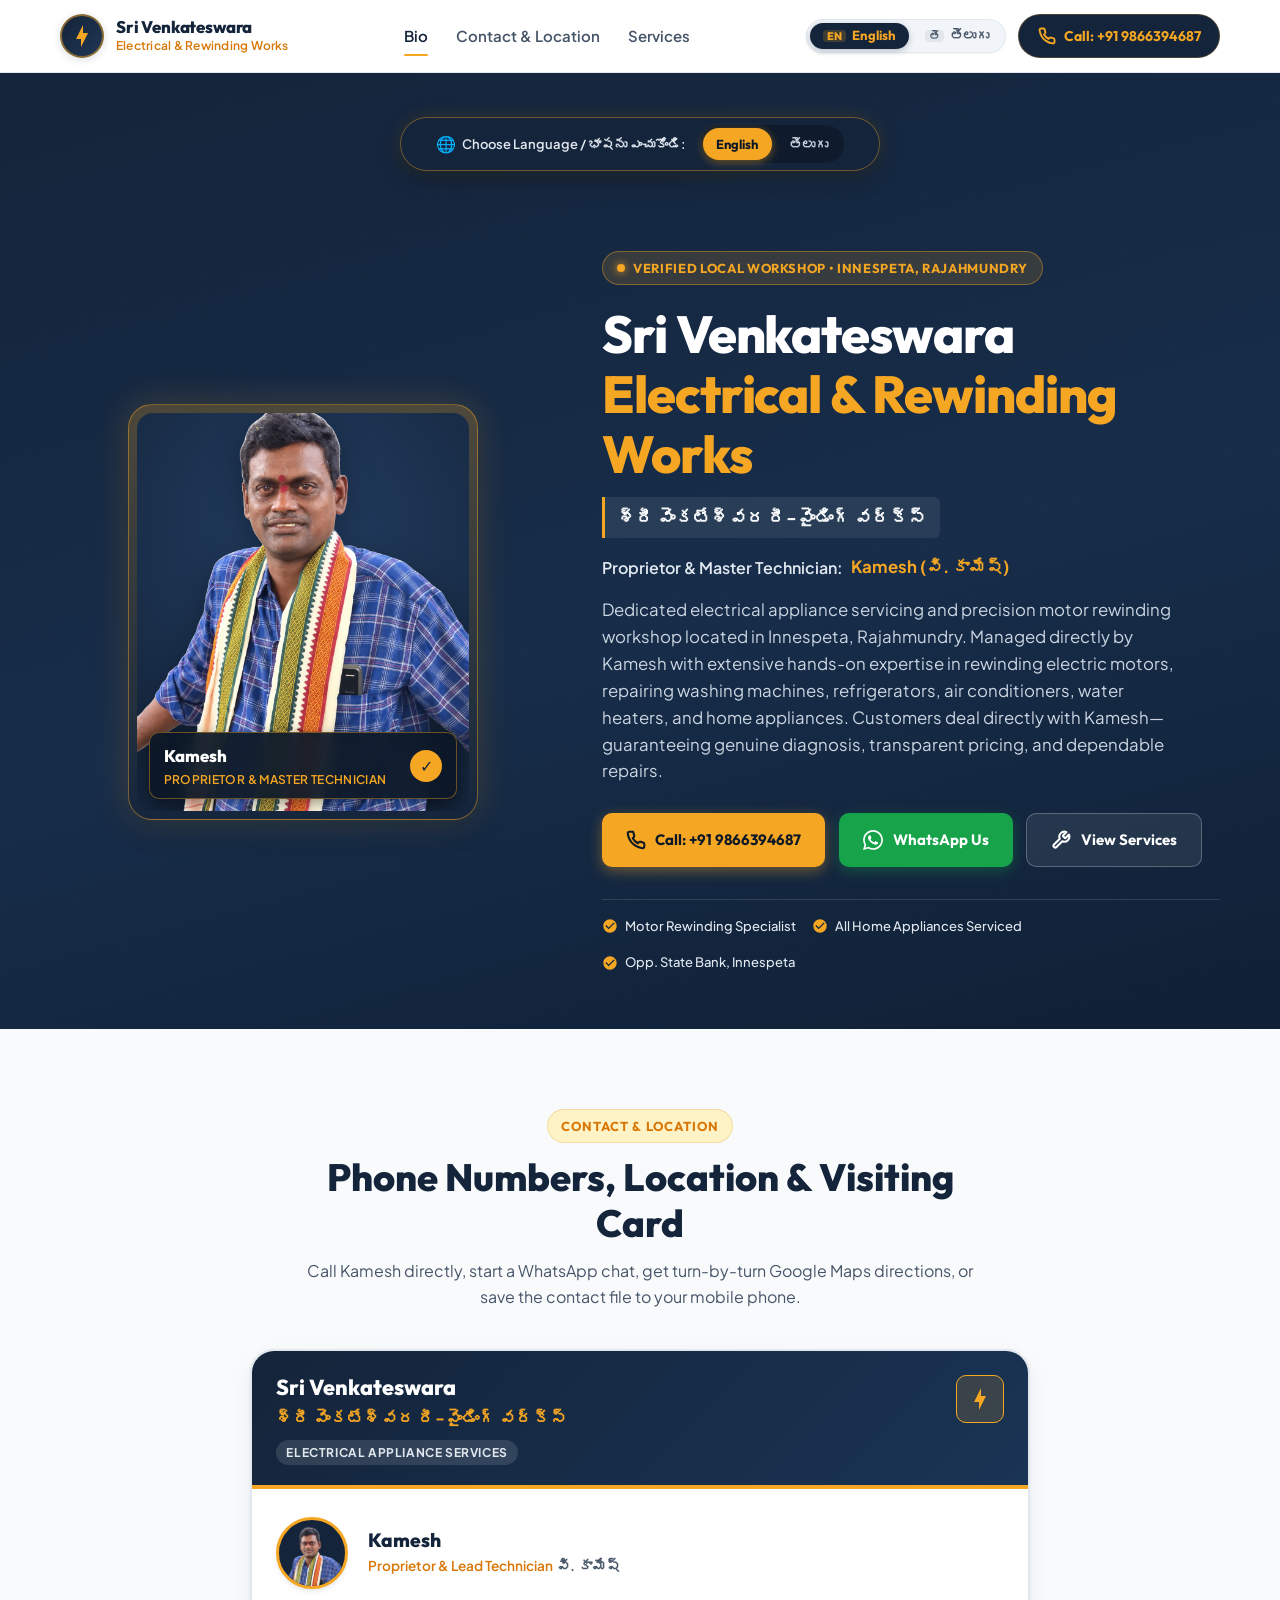
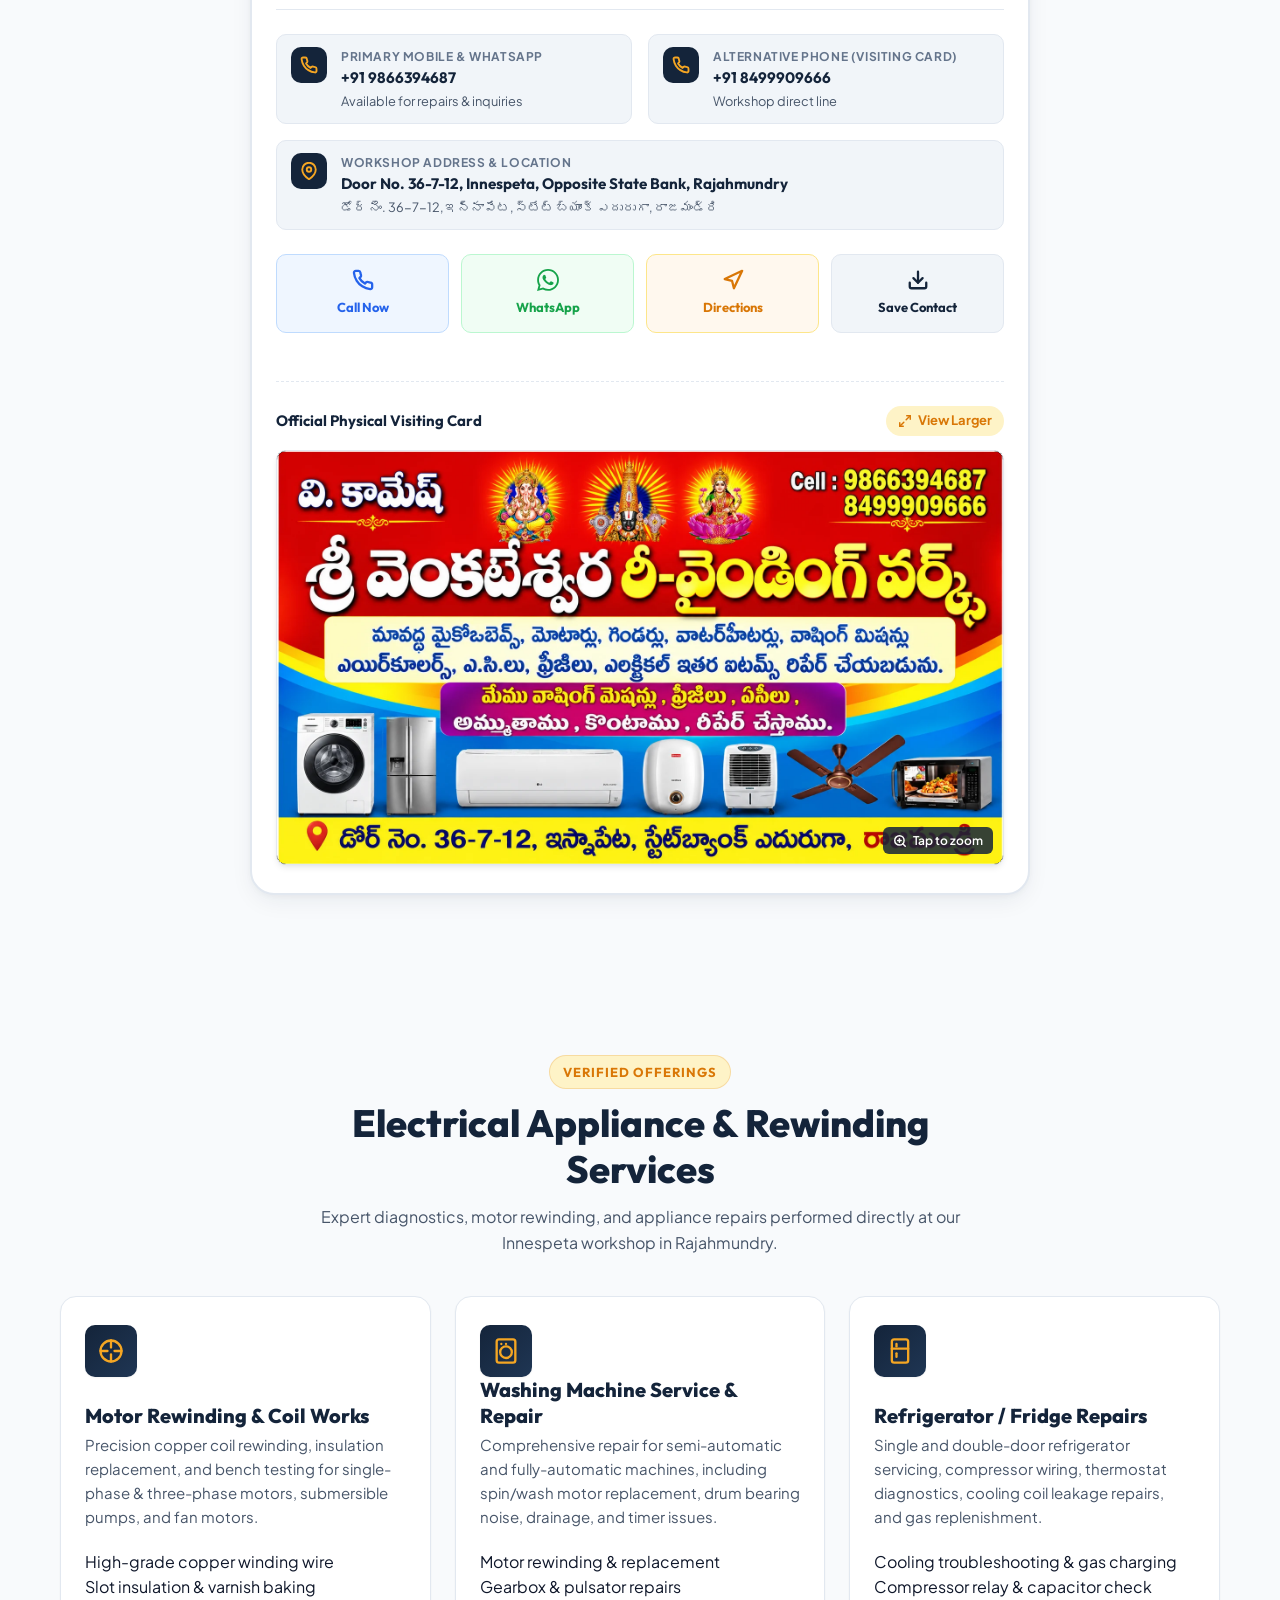
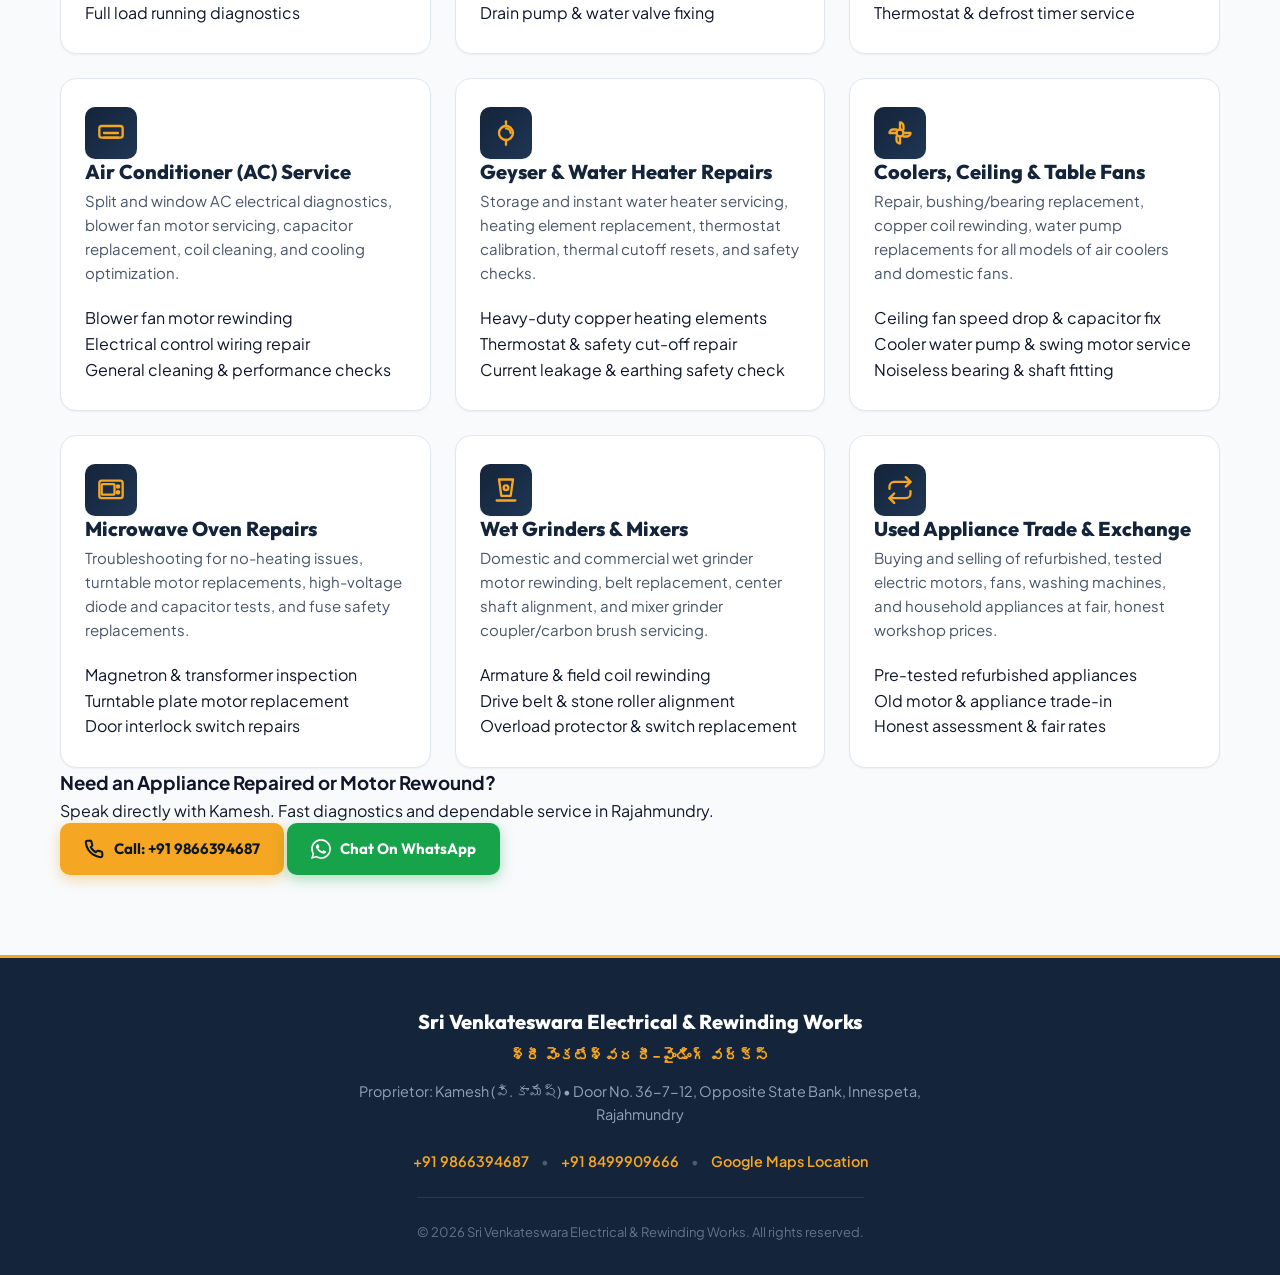
<file: index.html>
<!DOCTYPE html>
<html lang="en">
<head>
  <meta charset="UTF-8">
  <meta name="viewport" content="width=device-width, initial-scale=1.0, viewport-fit=cover">
  <meta http-equiv="X-UA-Compatible" content="IE=edge">
  
  <!-- Primary Meta Tags -->
  <title>Sri Venkateswara Electrical &amp; Rewinding Works | Kamesh | Rajahmundry</title>
  <meta name="title" content="Sri Venkateswara Electrical &amp; Rewinding Works | Kamesh | Rajahmundry">
  <meta name="description" content="Electrical appliance servicing and motor rewinding works by Kamesh in Innespeta, Rajahmundry. Expert repair for motors, washing machines, refrigerators, ACs, geysers, and appliances. Call +91 9866394687.">
  <meta name="keywords" content="Sri Venkateswara Electrical, Kamesh, Motor Rewinding Rajahmundry, Washing Machine Repair Rajahmundry, Refrigerator Repair Innespeta, AC Service Rajahmundry, Electrical Works">
  <meta name="author" content="Sri Venkateswara Electrical &amp; Rewinding Works">
  <meta name="theme-color" content="#14243A">
  <meta name="robots" content="index, follow">

  <!-- Open Graph / Facebook -->
  <meta property="og:type" content="website">
  <meta property="og:title" content="Sri Venkateswara Electrical &amp; Rewinding Works | Rajahmundry">
  <meta property="og:description" content="Electrical appliance servicing &amp; motor rewinding works by Kamesh. Located in Innespeta, Opposite State Bank, Rajahmundry. Call +91 9866394687.">
  <meta property="og:image" content="public/images/visiting-card-front.png">
  <meta property="og:locale" content="en_IN">

  <!-- Favicon & Touch Icons with Owner Photo -->
  <link rel="icon" type="image/png" sizes="128x128" href="favicon.png">
  <link rel="icon" type="image/svg+xml" href="favicon.svg">
  <link rel="apple-touch-icon" sizes="180x180" href="apple-touch-icon.png">
  <link rel="canonical" href="https://venkatesh-0007.github.io/SVER_works/">

  <!-- Google Fonts Preconnect & Stylesheets (Outfit, Plus Jakarta Sans, and Noto Sans Telugu) -->
  <link rel="preconnect" href="https://fonts.googleapis.com">
  <link rel="preconnect" href="https://fonts.gstatic.com" crossorigin>
  <link href="https://fonts.googleapis.com/css2?family=Noto+Sans+Telugu:wght@400;500;600;700;800&family=Outfit:wght@500;600;700;800&family=Plus+Jakarta+Sans:wght@400;500;600;700&display=swap" rel="stylesheet">

  <!-- Core CSS -->
  <link rel="stylesheet" href="styles.css">

  <!-- LocalBusiness Structured Data (JSON-LD) - strictly verified details -->
  <script type="application/ld+json">
  {
    "@context": "https://schema.org",
    "@type": "HomeAndConstructionBusiness",
    "name": "Sri Venkateswara Electrical & Rewinding Works",
    "alternateName": "శ్రీ వెంకటేశ్వర రీ-వైండింగ్ వర్క్స్",
    "image": "public/images/visiting-card-front.png",
    "telephone": "+919866394687",
    "founder": {
      "@type": "Person",
      "name": "Kamesh",
      "alternateName": "V. Kamesh (వి. కామేష్)"
    },
    "address": {
      "@type": "PostalAddress",
      "streetAddress": "Door No. 36-7-12, Innespeta, Opposite State Bank",
      "addressLocality": "Rajahmundry",
      "addressRegion": "Andhra Pradesh",
      "addressCountry": "IN"
    },
    "hasMap": "https://maps.app.goo.gl/VTHYkzrRNHAbTTAW9",
    "priceRange": "$$",
    "description": "Professional electrical appliance services and motor rewinding works in Innespeta, Rajahmundry. Specialized in motors, washing machines, refrigerators, and AC repair."
  }
  </script>
</head>
<body class="lang-en">

  <!-- Accessible Skip to Main Link -->
  <a href="#main-content" class="skip-link">Skip to main content</a>

  <!-- =========================================================================
       Site Header & Navigation
       ========================================================================= -->
  <header class="site-header" id="siteHeader">
    <div class="container header-container">
      <!-- Brand Logo / Emblem with Owner Avatar Morph Dock -->
      <a href="#bio" class="brand-identity" aria-label="Sri Venkateswara Electrical & Rewinding Works Home">
        <div class="brand-emblem" id="navbarEmblem" aria-hidden="true">
          <img src="public/images/owner-avatar.webp" alt="Kamesh" class="navbar-avatar-img" id="navbarAvatarImg">
          <svg class="navbar-icon-spark" id="navbarIconSpark" viewBox="0 0 24 24" fill="currentColor">
            <path d="M11 15H6l7-14v8h5l-7 14v-8z"/>
          </svg>
        </div>
        <div class="brand-text-block">
          <span class="brand-name" data-i18n="brandName">Sri Venkateswara</span>
          <span class="brand-tagline" data-i18n="brandTagline">Electrical &amp; Rewinding Works</span>
        </div>
      </a>

      <!-- Desktop Navigation Links: Bio, Details, Services -->
      <nav class="desktop-nav" aria-label="Main Navigation">
        <a href="#bio" class="nav-link" data-i18n="navBio">Bio</a>
        <a href="#details" class="nav-link" data-i18n="navDetails">Contact &amp; Location</a>
        <a href="#services" class="nav-link" data-i18n="navServices">Services</a>
      </nav>

      <!-- Header Actions: Language Switcher, Call Button, Mobile Menu Toggle -->
      <div class="header-actions">
        <!-- Language Switcher in Header -->
        <div class="header-lang-switch" role="group" aria-label="Language Selector">
          <button type="button" class="lang-btn active" data-lang-choice="en" aria-pressed="true" title="Switch to English">
            <span class="lang-badge">EN</span>
            <span>English</span>
          </button>
          <button type="button" class="lang-btn" data-lang-choice="te" aria-pressed="false" title="తెలుగులోకి మార్చండి">
            <span class="lang-badge">తె</span>
            <span>తెలుగు</span>
          </button>
        </div>

        <a href="tel:+919866394687" class="header-call-btn" data-action="phone" aria-label="Call Kamesh at Sri Venkateswara Electrical">
          <svg width="18" height="18" viewBox="0 0 24 24" fill="none" stroke="currentColor" stroke-width="2.5" stroke-linecap="round" stroke-linejoin="round" aria-hidden="true">
            <path d="M22 16.92v3a2 2 0 0 1-2.18 2 19.79 19.79 0 0 1-8.63-3.07 19.5 19.5 0 0 1-6-6 19.79 19.79 0 0 1-3.07-8.67A2 2 0 0 1 4.11 2h3a2 2 0 0 1 2 1.72 12.84 12.84 0 0 0 .7 2.81 2 2 0 0 1-.45 2.11L8.09 9.91a16 16 0 0 0 6 6l1.27-1.27a2 2 0 0 1 2.11-.45 12.84 12.84 0 0 0 2.81.7A2 2 0 0 1 22 16.92z"/>
          </svg>
          <span data-i18n="headerCall">Call: +91 9866394687</span>
        </a>

        <!-- Mobile Drawer Toggle -->
        <button type="button" class="mobile-menu-toggle" id="mobileMenuToggle" aria-label="Toggle navigation menu" aria-expanded="false" aria-controls="mobileDrawer">
          <span></span>
          <span></span>
          <span></span>
        </button>
      </div>
    </div>
  </header>

  <!-- Mobile Dropdown Drawer -->
  <div class="mobile-drawer" id="mobileDrawer" aria-hidden="true">
    <!-- Language Card inside Mobile Drawer -->
    <div class="drawer-lang-card">
      <div class="drawer-lang-header">
        <span>🌐 Choose Language / భాష:</span>
      </div>
      <div class="drawer-lang-buttons">
        <button type="button" class="drawer-lang-btn active" data-lang-choice="en">
          <span>🇬🇧 English</span>
        </button>
        <button type="button" class="drawer-lang-btn" data-lang-choice="te">
          <span>🇮🇳 తెలుగు</span>
        </button>
      </div>
    </div>

    <nav class="mobile-nav-list" aria-label="Mobile Navigation">
      <a href="#bio" class="mobile-nav-link">
        <span data-i18n="drawerBio">Bio &amp; About Kamesh</span>
        <svg width="18" height="18" viewBox="0 0 24 24" fill="none" stroke="currentColor" stroke-width="2.5" stroke-linecap="round" stroke-linejoin="round" aria-hidden="true"><polyline points="9 18 15 12 9 6"/></svg>
      </a>
      <a href="#details" class="mobile-nav-link">
        <span data-i18n="drawerDetails">Phone, Location &amp; Card</span>
        <svg width="18" height="18" viewBox="0 0 24 24" fill="none" stroke="currentColor" stroke-width="2.5" stroke-linecap="round" stroke-linejoin="round" aria-hidden="true"><polyline points="9 18 15 12 9 6"/></svg>
      </a>
      <a href="#services" class="mobile-nav-link">
        <span data-i18n="drawerServices">Services &amp; Repairs</span>
        <svg width="18" height="18" viewBox="0 0 24 24" fill="none" stroke="currentColor" stroke-width="2.5" stroke-linecap="round" stroke-linejoin="round" aria-hidden="true"><polyline points="9 18 15 12 9 6"/></svg>
      </a>
    </nav>
    <div class="mobile-drawer-contact">
      <a href="tel:+919866394687" class="btn btn-primary-phone" data-action="phone">
        <svg width="18" height="18" viewBox="0 0 24 24" fill="none" stroke="currentColor" stroke-width="2.5" stroke-linecap="round" stroke-linejoin="round" aria-hidden="true">
          <path d="M22 16.92v3a2 2 0 0 1-2.18 2 19.79 19.79 0 0 1-8.63-3.07 19.5 19.5 0 0 1-6-6 19.79 19.79 0 0 1-3.07-8.67A2 2 0 0 1 4.11 2h3a2 2 0 0 1 2 1.72 12.84 12.84 0 0 0 .7 2.81 2 2 0 0 1-.45 2.11L8.09 9.91a16 16 0 0 0 6 6l1.27-1.27a2 2 0 0 1 2.11-.45 12.84 12.84 0 0 0 2.81.7A2 2 0 0 1 22 16.92z"/>
        </svg>
        <span data-i18n="drawerCallBtn">Call Now: +91 9866394687</span>
      </a>
      <a href="https://wa.me/919866394687" target="_blank" rel="noopener noreferrer" class="btn btn-whatsapp" data-action="whatsapp">
        <svg width="18" height="18" viewBox="0 0 24 24" fill="currentColor" aria-hidden="true">
          <path d="M.057 24l1.687-6.163c-1.041-1.804-1.588-3.849-1.587-5.946.003-6.556 5.338-11.891 11.893-11.891 3.181.001 6.167 1.24 8.413 3.488 2.245 2.248 3.481 5.236 3.48 8.414-.003 6.557-5.338 11.892-11.893 11.892-1.99-.001-3.951-.5-5.688-1.448l-6.305 1.654zm6.597-3.807c1.676.995 3.276 1.591 5.392 1.592 5.448 0 9.886-4.434 9.889-9.885.002-5.462-4.415-9.89-9.881-9.892-5.452 0-9.887 4.434-9.889 9.884-.001 2.225.651 3.891 1.746 5.634l-.999 3.648 3.742-.981zm11.387-5.464c-.074-.124-.272-.198-.57-.347-.297-.149-1.758-.868-2.031-.967-.272-.099-.47-.149-.669.149-.198.297-.768.967-.941 1.165-.173.198-.347.223-.644.074-.297-.149-1.255-.462-2.39-1.475-.883-.788-1.48-1.761-1.653-2.059-.173-.297-.018-.458.13-.606.134-.133.297-.347.446-.521.151-.172.2-.296.3-.495.099-.198.05-.372-.025-.521-.075-.148-.669-1.611-.916-2.206-.242-.579-.487-.501-.669-.51l-.57-.01c-.198 0-.52.074-.792.372s-1.04 1.016-1.04 2.479 1.065 2.876 1.213 3.074c.149.198 2.095 3.2 5.076 4.487.709.306 1.263.489 1.694.626.712.226 1.36.194 1.872.118.571-.085 1.758-.719 2.006-1.413.248-.695.248-1.29.173-1.414z"/>
        </svg>
        <span data-i18n="drawerWaBtn">WhatsApp Conversation</span>
      </a>
    </div>
  </div>

  <main id="main-content">
    <!-- =========================================================================
         1. BIO SECTION (Owner Photo First, Identity & Story)
         ========================================================================= -->
    <section class="hero-section" id="bio">
      <div class="hero-pattern" aria-hidden="true"></div>
      <div class="container hero-grid">

        <!-- Top Language Switch Bar at Beginning of Page Content -->
        <div class="hero-lang-bar" style="grid-column: 1 / -1;">
          <span class="hero-lang-hint">
            <span class="hero-lang-globe" aria-hidden="true">🌐</span>
            <span data-i18n="langHint">Choose Language / భాషను ఎంచుకోండి:</span>
          </span>
          <div class="hero-lang-choices" role="radiogroup" aria-label="Select Language">
            <button type="button" class="hero-lang-choice active" data-lang-choice="en" role="radio" aria-checked="true">
              English
            </button>
            <button type="button" class="hero-lang-choice" data-lang-choice="te" role="radio" aria-checked="false">
              తెలుగు
            </button>
          </div>
        </div>

        <!-- Hero Owner Photo Spotlight Frame (Appears FIRST before introduction) -->
        <div class="hero-image-col">
          <div class="hero-owner-frame">
            <div class="hero-owner-canvas">
              <picture>
                <source srcset="public/images/owner.webp" type="image/webp">
                <img src="public/images/owner.png" alt="Kamesh, Proprietor of Sri Venkateswara Electrical & Rewinding Works in Rajahmundry" class="hero-owner-img" width="543" height="724" loading="eager" fetchpriority="high" data-fallback="public/images/owner.jpg">
              </picture>
              
              <div class="hero-owner-badge">
                <div class="hero-owner-info">
                  <span class="hero-owner-title" data-i18n="ownerName">Kamesh</span>
                  <span class="hero-owner-role" data-i18n="ownerRole">Proprietor &amp; Master Technician</span>
                </div>
                <div class="verified-icon-badge" title="Verified Workshop Proprietor" aria-hidden="true">✓</div>
              </div>
            </div>
          </div>
        </div>

        <!-- Bio Content & Story -->
        <div class="hero-content">
          <div class="hero-badge-pill">
            <span class="pulse-dot" aria-hidden="true"></span>
            <span data-i18n="verifiedBadge">Verified Local Workshop • Innespeta, Rajahmundry</span>
          </div>

          <h1 class="hero-title">
            <span data-i18n="heroTitlePrefix">Sri Venkateswara</span> <span class="hero-title-highlight" data-i18n="heroTitleHighlight">Electrical &amp; Rewinding Works</span>
          </h1>

          <div class="hero-telugu-banner" lang="te" data-i18n="heroTeluguBanner">
            శ్రీ వెంకటేశ్వర రీ-వైండింగ్ వర్క్స్
          </div>

          <div class="hero-owner-tag">
            <span data-i18n="proprietorLabel">Proprietor &amp; Master Technician:</span>
            <strong data-i18n="proprietorName">Kamesh (వి. కామేష్)</strong>
          </div>

          <p class="hero-description" data-i18n="bioDescription">
            Dedicated electrical appliance servicing and precision motor rewinding workshop located in Innespeta, Rajahmundry. Managed directly by Kamesh with extensive hands-on expertise in rewinding electric motors, repairing washing machines, refrigerators, air conditioners, water heaters, and home appliances. Customers deal directly with Kamesh—guaranteeing genuine diagnosis, transparent pricing, and dependable repairs.
          </p>

          <div class="hero-cta-group">
            <a href="tel:+919866394687" class="btn btn-primary-phone" data-action="phone" aria-label="Call Kamesh at Sri Venkateswara Electrical">
              <svg viewBox="0 0 24 24" fill="none" stroke="currentColor" stroke-width="2.5" stroke-linecap="round" stroke-linejoin="round" aria-hidden="true">
                <path d="M22 16.92v3a2 2 0 0 1-2.18 2 19.79 19.79 0 0 1-8.63-3.07 19.5 19.5 0 0 1-6-6 19.79 19.79 0 0 1-3.07-8.67A2 2 0 0 1 4.11 2h3a2 2 0 0 1 2 1.72 12.84 12.84 0 0 0 .7 2.81 2 2 0 0 1-.45 2.11L8.09 9.91a16 16 0 0 0 6 6l1.27-1.27a2 2 0 0 1 2.11-.45 12.84 12.84 0 0 0 2.81.7A2 2 0 0 1 22 16.92z"/>
              </svg>
              <span data-i18n="heroCallBtn">Call: +91 9866394687</span>
            </a>

            <a href="https://wa.me/919866394687" target="_blank" rel="noopener noreferrer" class="btn btn-whatsapp" data-action="whatsapp" aria-label="Send WhatsApp message to Kamesh">
              <svg viewBox="0 0 24 24" fill="currentColor" aria-hidden="true">
                <path d="M.057 24l1.687-6.163c-1.041-1.804-1.588-3.849-1.587-5.946.003-6.556 5.338-11.891 11.893-11.891 3.181.001 6.167 1.24 8.413 3.488 2.245 2.248 3.481 5.236 3.48 8.414-.003 6.557-5.338 11.892-11.893 11.892-1.99-.001-3.951-.5-5.688-1.448l-6.305 1.654zm6.597-3.807c1.676.995 3.276 1.591 5.392 1.592 5.448 0 9.886-4.434 9.889-9.885.002-5.462-4.415-9.89-9.881-9.892-5.452 0-9.887 4.434-9.889 9.884-.001 2.225.651 3.891 1.746 5.634l-.999 3.648 3.742-.981zm11.387-5.464c-.074-.124-.272-.198-.57-.347-.297-.149-1.758-.868-2.031-.967-.272-.099-.47-.149-.669.149-.198.297-.768.967-.941 1.165-.173.198-.347.223-.644.074-.297-.149-1.255-.462-2.39-1.475-.883-.788-1.48-1.761-1.653-2.059-.173-.297-.018-.458.13-.606.134-.133.297-.347.446-.521.151-.172.2-.296.3-.495.099-.198.05-.372-.025-.521-.075-.148-.669-1.611-.916-2.206-.242-.579-.487-.501-.669-.51l-.57-.01c-.198 0-.52.074-.792.372s-1.04 1.016-1.04 2.479 1.065 2.876 1.213 3.074c.149.198 2.095 3.2 5.076 4.487.709.306 1.263.489 1.694.626.712.226 1.36.194 1.872.118.571-.085 1.758-.719 2.006-1.413.248-.695.248-1.29.173-1.414z"/>
              </svg>
              <span data-i18n="heroWaBtn">WhatsApp Us</span>
            </a>

            <a href="#services" class="btn btn-secondary-outline">
              <svg viewBox="0 0 24 24" fill="none" stroke="currentColor" stroke-width="2.5" stroke-linecap="round" stroke-linejoin="round" aria-hidden="true">
                <path d="M14.7 6.3a1 1 0 0 0 0 1.4l1.6 1.6a1 1 0 0 0 1.4 0l3.77-3.77a6 6 0 0 1-7.94 7.94l-6.91 6.91a2.12 2.12 0 0 1-3-3l6.91-6.91a6 6 0 0 1 7.94-7.94l-3.76 3.76z"/>
              </svg>
              <span data-i18n="heroServicesBtn">View Services</span>
            </a>
          </div>

          <div class="hero-badges-row">
            <div class="hero-mini-badge">
              <svg viewBox="0 0 24 24" fill="currentColor" aria-hidden="true"><path d="M12 2C6.48 2 2 6.48 2 12s4.48 10 10 10 10-4.48 10-10S17.52 2 12 2zm-2 15l-5-5 1.41-1.41L10 14.17l7.59-7.59L19 8l-9 9z"/></svg>
              <span data-i18n="miniBadge1">Motor Rewinding Specialist</span>
            </div>
            <div class="hero-mini-badge">
              <svg viewBox="0 0 24 24" fill="currentColor" aria-hidden="true"><path d="M12 2C6.48 2 2 6.48 2 12s4.48 10 10 10 10-4.48 10-10S17.52 2 12 2zm-2 15l-5-5 1.41-1.41L10 14.17l7.59-7.59L19 8l-9 9z"/></svg>
              <span data-i18n="miniBadge2">All Home Appliances Serviced</span>
            </div>
            <div class="hero-mini-badge">
              <svg viewBox="0 0 24 24" fill="currentColor" aria-hidden="true"><path d="M12 2C6.48 2 2 6.48 2 12s4.48 10 10 10 10-4.48 10-10S17.52 2 12 2zm-2 15l-5-5 1.41-1.41L10 14.17l7.59-7.59L19 8l-9 9z"/></svg>
              <span data-i18n="miniBadge3">Opp. State Bank, Innespeta</span>
            </div>
          </div>
        </div>
      </div>
    </section>

    <!-- =========================================================================
         2. DETAILS SECTION (Phone Numbers, Location & Visiting Card)
         ========================================================================= -->
    <section class="visiting-card-section section-padding" id="details">
      <div class="container">
        <div class="section-header">
          <span class="section-badge" data-i18n="detailsBadge">Contact &amp; Location</span>
          <h2 class="section-title" data-i18n="detailsTitle">Phone Numbers, Location &amp; Visiting Card</h2>
          <p class="section-subtitle" data-i18n="detailsSubtitle">
            Call Kamesh directly, start a WhatsApp chat, get turn-by-turn Google Maps directions, or save the contact file to your mobile phone.
          </p>
        </div>

        <div class="digital-card-wrapper">
          <article class="digital-card-container" id="digitalCard">
            <!-- Card Header Ribbon -->
            <div class="card-header-ribbon">
              <div class="card-header-content">
                <div class="card-title-group">
                  <h3 data-i18n="brandName">Sri Venkateswara Electrical &amp; Rewinding Works</h3>
                  <span class="card-telugu-name" lang="te" data-i18n="heroTeluguBanner">శ్రీ వెంకటేశ్వర రీ-వైండింగ్ వర్క్స్</span>
                  <span class="card-category-badge" data-i18n="cardCategory">Electrical Appliance Services</span>
                </div>
                <div class="card-emblem-small" aria-hidden="true">
                  <svg width="24" height="24" viewBox="0 0 24 24" fill="currentColor">
                    <path d="M11 15H6l7-14v8h5l-7 14v-8z"/>
                  </svg>
                </div>
              </div>
            </div>

            <!-- Card Body -->
            <div class="card-body-content">
              <!-- Person Block -->
              <div class="card-person-block">
                <div class="card-avatar-wrap">
                  <img src="public/images/owner.webp" alt="Kamesh" width="72" height="72" loading="lazy" data-fallback="public/images/owner.png">
                </div>
                <div class="card-person-info">
                  <h4 data-i18n="ownerName">Kamesh</h4>
                  <span class="card-person-role" data-i18n="cardRole">Proprietor &amp; Lead Technician</span>
                  <span class="card-person-telugu" lang="te">వి. కామేష్</span>
                </div>
              </div>

              <!-- Contact Numbers & Location -->
              <div class="card-contact-list">
                <div class="card-contact-item">
                  <div class="card-contact-icon">
                    <svg width="18" height="18" viewBox="0 0 24 24" fill="none" stroke="currentColor" stroke-width="2.5" stroke-linecap="round" stroke-linejoin="round" aria-hidden="true">
                      <path d="M22 16.92v3a2 2 0 0 1-2.18 2 19.79 19.79 0 0 1-8.63-3.07 19.5 19.5 0 0 1-6-6 19.79 19.79 0 0 1-3.07-8.67A2 2 0 0 1 4.11 2h3a2 2 0 0 1 2 1.72 12.84 12.84 0 0 0 .7 2.81 2 2 0 0 1-.45 2.11L8.09 9.91a16 16 0 0 0 6 6l1.27-1.27a2 2 0 0 1 2.11-.45 12.84 12.84 0 0 0 2.81.7A2 2 0 0 1 22 16.92z"/>
                    </svg>
                  </div>
                  <div class="card-contact-data">
                    <span class="card-contact-label" data-i18n="cardPhoneLabel1">Primary Mobile &amp; WhatsApp</span>
                    <a href="tel:+919866394687" class="card-contact-value" data-action="phone">+91 9866394687</a>
                    <span class="card-contact-sub" data-i18n="cardPhoneSub1">Available for repairs &amp; inquiries</span>
                  </div>
                </div>

                <div class="card-contact-item">
                  <div class="card-contact-icon">
                    <svg width="18" height="18" viewBox="0 0 24 24" fill="none" stroke="currentColor" stroke-width="2.5" stroke-linecap="round" stroke-linejoin="round" aria-hidden="true">
                      <path d="M22 16.92v3a2 2 0 0 1-2.18 2 19.79 19.79 0 0 1-8.63-3.07 19.5 19.5 0 0 1-6-6 19.79 19.79 0 0 1-3.07-8.67A2 2 0 0 1 4.11 2h3a2 2 0 0 1 2 1.72 12.84 12.84 0 0 0 .7 2.81 2 2 0 0 1-.45 2.11L8.09 9.91a16 16 0 0 0 6 6l1.27-1.27a2 2 0 0 1 2.11-.45 12.84 12.84 0 0 0 2.81.7A2 2 0 0 1 22 16.92z"/>
                    </svg>
                  </div>
                  <div class="card-contact-data">
                    <span class="card-contact-label" data-i18n="cardPhoneLabel2">Alternative Phone (Visiting Card)</span>
                    <a href="tel:+918499909666" class="card-contact-value">+91 8499909666</a>
                    <span class="card-contact-sub" data-i18n="cardPhoneSub2">Workshop direct line</span>
                  </div>
                </div>

                <div class="card-contact-item" style="grid-column: 1 / -1;">
                  <div class="card-contact-icon">
                    <svg width="18" height="18" viewBox="0 0 24 24" fill="none" stroke="currentColor" stroke-width="2.5" stroke-linecap="round" stroke-linejoin="round" aria-hidden="true">
                      <path d="M21 10c0 7-9 13-9 13s-9-6-9-13a9 9 0 0 1 18 0z"/>
                      <circle cx="12" cy="10" r="3"/>
                    </svg>
                  </div>
                  <div class="card-contact-data">
                    <span class="card-contact-label" data-i18n="cardAddrLabel">Workshop Address &amp; Location</span>
                    <span class="card-contact-value" data-i18n="cardAddrValue">Door No. 36-7-12, Innespeta, Opposite State Bank, Rajahmundry</span>
                    <span class="card-contact-sub" lang="te">డోర్ నెం. 36-7-12, ఇన్నాపేట, స్టేట్ బ్యాంక్ ఎదురుగా, రాజమండ్రి</span>
                  </div>
                </div>
              </div>

              <!-- 4 Essential Actions: Call, WhatsApp, Directions, Save Contact -->
              <div class="card-actions-grid">
                <a href="tel:+919866394687" class="card-btn btn-call" data-action="phone" aria-label="Call Kamesh">
                  <svg viewBox="0 0 24 24" fill="none" stroke="currentColor" stroke-width="2.5" stroke-linecap="round" stroke-linejoin="round" aria-hidden="true">
                    <path d="M22 16.92v3a2 2 0 0 1-2.18 2 19.79 19.79 0 0 1-8.63-3.07 19.5 19.5 0 0 1-6-6 19.79 19.79 0 0 1-3.07-8.67A2 2 0 0 1 4.11 2h3a2 2 0 0 1 2 1.72 12.84 12.84 0 0 0 .7 2.81 2 2 0 0 1-.45 2.11L8.09 9.91a16 16 0 0 0 6 6l1.27-1.27a2 2 0 0 1 2.11-.45 12.84 12.84 0 0 0 2.81.7A2 2 0 0 1 22 16.92z"/>
                  </svg>
                  <span data-i18n="cardBtnCall">Call Now</span>
                </a>

                <a href="https://wa.me/919866394687" target="_blank" rel="noopener noreferrer" class="card-btn btn-wa" data-action="whatsapp" aria-label="Open WhatsApp conversation with Kamesh">
                  <svg viewBox="0 0 24 24" fill="currentColor" aria-hidden="true">
                    <path d="M.057 24l1.687-6.163c-1.041-1.804-1.588-3.849-1.587-5.946.003-6.556 5.338-11.891 11.893-11.891 3.181.001 6.167 1.24 8.413 3.488 2.245 2.248 3.481 5.236 3.48 8.414-.003 6.557-5.338 11.892-11.893 11.892-1.99-.001-3.951-.5-5.688-1.448l-6.305 1.654zm6.597-3.807c1.676.995 3.276 1.591 5.392 1.592 5.448 0 9.886-4.434 9.889-9.885.002-5.462-4.415-9.89-9.881-9.892-5.452 0-9.887 4.434-9.889 9.884-.001 2.225.651 3.891 1.746 5.634l-.999 3.648 3.742-.981zm11.387-5.464c-.074-.124-.272-.198-.57-.347-.297-.149-1.758-.868-2.031-.967-.272-.099-.47-.149-.669.149-.198.297-.768.967-.941 1.165-.173.198-.347.223-.644.074-.297-.149-1.255-.462-2.39-1.475-.883-.788-1.48-1.761-1.653-2.059-.173-.297-.018-.458.13-.606.134-.133.297-.347.446-.521.151-.172.2-.296.3-.495.099-.198.05-.372-.025-.521-.075-.148-.669-1.611-.916-2.206-.242-.579-.487-.501-.669-.51l-.57-.01c-.198 0-.52.074-.792.372s-1.04 1.016-1.04 2.479 1.065 2.876 1.213 3.074c.149.198 2.095 3.2 5.076 4.487.709.306 1.263.489 1.694.626.712.226 1.36.194 1.872.118.571-.085 1.758-.719 2.006-1.413.248-.695.248-1.29.173-1.414z"/>
                  </svg>
                  <span data-i18n="cardBtnWa">WhatsApp</span>
                </a>

                <a href="https://maps.app.goo.gl/VTHYkzrRNHAbTTAW9" target="_blank" rel="noopener noreferrer" class="card-btn btn-map" data-action="directions" aria-label="Open workshop location in Google Maps">
                  <svg viewBox="0 0 24 24" fill="none" stroke="currentColor" stroke-width="2.5" stroke-linecap="round" stroke-linejoin="round" aria-hidden="true">
                    <polygon points="3 11 22 2 13 21 11 13 3 11"/>
                  </svg>
                  <span data-i18n="cardBtnDirections">Directions</span>
                </a>

                <button type="button" class="card-btn btn-vcf js-download-vcf" aria-label="Save Kamesh's contact to phone as vCard">
                  <svg viewBox="0 0 24 24" fill="none" stroke="currentColor" stroke-width="2.5" stroke-linecap="round" stroke-linejoin="round" aria-hidden="true">
                    <path d="M21 15v4a2 2 0 0 1-2 2H5a2 2 0 0 1-2-2v-4"/>
                    <polyline points="7 10 12 15 17 10"/>
                    <line x1="12" y1="15" x2="12" y2="3"/>
                  </svg>
                  <span data-i18n="cardBtnSave">Save Contact</span>
                </button>
              </div>

              <!-- Physical Card View Component -->
              <div class="visiting-card-physical-preview">
                <div class="card-preview-header">
                  <h5 data-i18n="cardPhysicalHeader">Official Physical Visiting Card</h5>
                  <button type="button" class="preview-expand-btn js-open-card-modal" aria-label="Enlarge visiting card image">
                    <svg width="14" height="14" viewBox="0 0 24 24" fill="none" stroke="currentColor" stroke-width="2.5" stroke-linecap="round" stroke-linejoin="round" aria-hidden="true">
                      <polyline points="15 3 21 3 21 9"/>
                      <polyline points="9 21 3 21 3 15"/>
                      <line x1="21" y1="3" x2="14" y2="10"/>
                      <line x1="3" y1="21" x2="10" y2="14"/>
                    </svg>
                    <span data-i18n="cardViewLarger">View Larger</span>
                  </button>
                </div>

                <figure class="physical-card-figure js-open-card-modal" tabindex="0" role="button" aria-label="Click to enlarge visiting card">
                  <picture>
                    <source srcset="public/images/visiting-card-front.webp" type="image/webp">
                    <img src="public/images/visiting-card-front.png" alt="Official printed visiting card of Sri Venkateswara Electrical & Rewinding Works, showing phone numbers 9866394687, 8499909666 and address in Rajahmundry" class="physical-card-img" width="830" height="474" loading="lazy" data-fallback="public/images/visiting-card-front.jpg">
                  </picture>
                  <div class="figure-overlay-hint" aria-hidden="true">
                    <svg width="14" height="14" viewBox="0 0 24 24" fill="none" stroke="currentColor" stroke-width="2.5" stroke-linecap="round" stroke-linejoin="round"><circle cx="11" cy="11" r="8"/><line x1="21" y1="21" x2="16.65" y2="16.65"/><line x1="11" y1="8" x2="11" y2="14"/><line x1="8" y1="11" x2="14" y2="11"/></svg>
                    <span data-i18n="cardZoomHint">Tap to zoom</span>
                  </div>
                </figure>
              </div>
            </div>
          </article>
        </div>
      </div>
    </section>

    <!-- =========================================================================
         3. SERVICES SECTION
         ========================================================================= -->
    <section class="services-section section-padding" id="services">
      <div class="container">
        <div class="section-header">
          <span class="section-badge" data-i18n="servicesBadge">Verified Offerings</span>
          <h2 class="section-title" data-i18n="servicesTitle">Electrical Appliance &amp; Rewinding Services</h2>
          <p class="section-subtitle" data-i18n="servicesSubtitle">
            Expert diagnostics, motor rewinding, and appliance repairs performed directly at our Innespeta workshop in Rajahmundry.
          </p>
        </div>

        <div class="services-grid" id="servicesContainer">
          <!-- Card 1: Motor Rewinding -->
          <article class="service-card">
            <div class="service-icon-box" aria-hidden="true">
              <svg width="28" height="28" viewBox="0 0 24 24" fill="none" stroke="currentColor" stroke-width="2" stroke-linecap="round" stroke-linejoin="round">
                <circle cx="12" cy="12" r="9"/>
                <path d="M12 3v6"/>
                <path d="M12 15v6"/>
                <path d="M3 12h6"/>
                <path d="M15 12h6"/>
              </svg>
            </div>
            <div class="service-content">
              <h3 class="service-title" data-i18n="service1Title">Motor Rewinding &amp; Coil Works</h3>
              <p class="service-desc" data-i18n="service1Desc">
                Precision copper coil rewinding, insulation replacement, and bench testing for single-phase &amp; three-phase motors, submersible pumps, and fan motors.
              </p>
              <ul class="service-feature-list">
                <li data-i18n="service1F1">High-grade copper winding wire</li>
                <li data-i18n="service1F2">Slot insulation &amp; varnish baking</li>
                <li data-i18n="service1F3">Full load running diagnostics</li>
              </ul>
            </div>
          </article>

          <!-- Card 2: Washing Machine -->
          <article class="service-card">
            <div class="service-icon-box" aria-hidden="true">
              <svg width="28" height="28" viewBox="0 0 24 24" fill="none" stroke="currentColor" stroke-width="2" stroke-linecap="round" stroke-linejoin="round">
                <rect x="4" y="2" width="16" height="20" rx="2"/>
                <circle cx="12" cy="13" r="5"/>
                <line x1="8" y1="6" x2="8.01" y2="6"/>
                <line x1="12" y1="6" x2="12.01" y2="6"/>
              </svg>
            </div>
            <div class="service-content">
              <h3 class="service-title" data-i18n="service2Title">Washing Machine Service &amp; Repair</h3>
              <p class="service-desc" data-i18n="service2Desc">
                Comprehensive repair for semi-automatic and fully-automatic machines, including spin/wash motor replacement, drum bearing noise, drainage, and timer issues.
              </p>
              <ul class="service-feature-list">
                <li data-i18n="service2F1">Motor rewinding &amp; replacement</li>
                <li data-i18n="service2F2">Gearbox &amp; pulsator repairs</li>
                <li data-i18n="service2F3">Drain pump &amp; water valve fixing</li>
              </ul>
            </div>
          </article>

          <!-- Card 3: Refrigerator / Fridge -->
          <article class="service-card">
            <div class="service-icon-box" aria-hidden="true">
              <svg width="28" height="28" viewBox="0 0 24 24" fill="none" stroke="currentColor" stroke-width="2" stroke-linecap="round" stroke-linejoin="round">
                <rect x="5" y="2" width="14" height="20" rx="2"/>
                <line x1="5" y1="10" x2="19" y2="10"/>
                <line x1="9" y1="6" x2="9" y2="8"/>
                <line x1="9" y1="14" x2="9" y2="17"/>
              </svg>
            </div>
            <div class="service-content">
              <h3 class="service-title" data-i18n="service3Title">Refrigerator / Fridge Repairs</h3>
              <p class="service-desc" data-i18n="service3Desc">
                Single and double-door refrigerator servicing, compressor wiring, thermostat diagnostics, cooling coil leakage repairs, and gas replenishment.
              </p>
              <ul class="service-feature-list">
                <li data-i18n="service3F1">Cooling troubleshooting &amp; gas charging</li>
                <li data-i18n="service3F2">Compressor relay &amp; capacitor check</li>
                <li data-i18n="service3F3">Thermostat &amp; defrost timer service</li>
              </ul>
            </div>
          </article>

          <!-- Card 4: Air Conditioners (AC) -->
          <article class="service-card">
            <div class="service-icon-box" aria-hidden="true">
              <svg width="28" height="28" viewBox="0 0 24 24" fill="none" stroke="currentColor" stroke-width="2" stroke-linecap="round" stroke-linejoin="round">
                <rect x="2" y="6" width="20" height="10" rx="2"/>
                <line x1="6" y1="12" x2="18" y2="12"/>
                <line x1="6" y1="16" x2="18" y2="16"/>
              </svg>
            </div>
            <div class="service-content">
              <h3 class="service-title" data-i18n="service4Title">Air Conditioner (AC) Service</h3>
              <p class="service-desc" data-i18n="service4Desc">
                Split and window AC electrical diagnostics, blower fan motor servicing, capacitor replacement, coil cleaning, and cooling optimization.
              </p>
              <ul class="service-feature-list">
                <li data-i18n="service4F1">Blower fan motor rewinding</li>
                <li data-i18n="service4F2">Electrical control wiring repair</li>
                <li data-i18n="service4F3">General cleaning &amp; performance checks</li>
              </ul>
            </div>
          </article>

          <!-- Card 5: Geysers & Water Heaters -->
          <article class="service-card">
            <div class="service-icon-box" aria-hidden="true">
              <svg width="28" height="28" viewBox="0 0 24 24" fill="none" stroke="currentColor" stroke-width="2" stroke-linecap="round" stroke-linejoin="round">
                <path d="M12 2v4"/>
                <path d="M12 18v4"/>
                <circle cx="12" cy="12" r="6"/>
                <path d="M12 8a4 4 0 0 1 4 4"/>
              </svg>
            </div>
            <div class="service-content">
              <h3 class="service-title" data-i18n="service5Title">Geyser &amp; Water Heater Repairs</h3>
              <p class="service-desc" data-i18n="service5Desc">
                Storage and instant water heater servicing, heating element replacement, thermostat calibration, thermal cutoff resets, and safety checks.
              </p>
              <ul class="service-feature-list">
                <li data-i18n="service5F1">Heavy-duty copper heating elements</li>
                <li data-i18n="service5F2">Thermostat &amp; safety cut-off repair</li>
                <li data-i18n="service5F3">Current leakage &amp; earthing safety check</li>
              </ul>
            </div>
          </article>

          <!-- Card 6: Air Coolers, Ceiling & Table Fans -->
          <article class="service-card">
            <div class="service-icon-box" aria-hidden="true">
              <svg width="28" height="28" viewBox="0 0 24 24" fill="none" stroke="currentColor" stroke-width="2" stroke-linecap="round" stroke-linejoin="round">
                <circle cx="12" cy="12" r="3"/>
                <path d="M12 9V3a3 3 0 0 1 3 3v3"/>
                <path d="M15 12h6a3 3 0 0 1-3 3h-3"/>
                <path d="M12 15v6a3 3 0 0 1-3-3v-3"/>
                <path d="M9 12H3a3 3 0 0 1 3-3h3"/>
              </svg>
            </div>
            <div class="service-content">
              <h3 class="service-title" data-i18n="service6Title">Coolers, Ceiling &amp; Table Fans</h3>
              <p class="service-desc" data-i18n="service6Desc">
                Repair, bushing/bearing replacement, copper coil rewinding, water pump replacements for all models of air coolers and domestic fans.
              </p>
              <ul class="service-feature-list">
                <li data-i18n="service6F1">Ceiling fan speed drop &amp; capacitor fix</li>
                <li data-i18n="service6F2">Cooler water pump &amp; swing motor service</li>
                <li data-i18n="service6F3">Noiseless bearing &amp; shaft fitting</li>
              </ul>
            </div>
          </article>

          <!-- Card 7: Microwave Ovens -->
          <article class="service-card">
            <div class="service-icon-box" aria-hidden="true">
              <svg width="28" height="28" viewBox="0 0 24 24" fill="none" stroke="currentColor" stroke-width="2" stroke-linecap="round" stroke-linejoin="round">
                <rect x="2" y="4" width="20" height="15" rx="2"/>
                <rect x="4" y="7" width="11" height="9" rx="1"/>
                <circle cx="18" cy="9" r="1"/>
                <circle cx="18" cy="14" r="1"/>
              </svg>
            </div>
            <div class="service-content">
              <h3 class="service-title" data-i18n="service7Title">Microwave Oven Repairs</h3>
              <p class="service-desc" data-i18n="service7Desc">
                Troubleshooting for no-heating issues, turntable motor replacements, high-voltage diode and capacitor tests, and fuse safety replacements.
              </p>
              <ul class="service-feature-list">
                <li data-i18n="service7F1">Magnetron &amp; transformer inspection</li>
                <li data-i18n="service7F2">Turntable plate motor replacement</li>
                <li data-i18n="service7F3">Door interlock switch repairs</li>
              </ul>
            </div>
          </article>

          <!-- Card 8: Wet Grinders & Mixers -->
          <article class="service-card">
            <div class="service-icon-box" aria-hidden="true">
              <svg width="28" height="28" viewBox="0 0 24 24" fill="none" stroke="currentColor" stroke-width="2" stroke-linecap="round" stroke-linejoin="round">
                <path d="M6 3h12l-2 14H8L6 3z"/>
                <path d="M4 21h16"/>
                <circle cx="12" cy="10" r="2"/>
              </svg>
            </div>
            <div class="service-content">
              <h3 class="service-title" data-i18n="service8Title">Wet Grinders &amp; Mixers</h3>
              <p class="service-desc" data-i18n="service8Desc">
                Domestic and commercial wet grinder motor rewinding, belt replacement, center shaft alignment, and mixer grinder coupler/carbon brush servicing.
              </p>
              <ul class="service-feature-list">
                <li data-i18n="service8F1">Armature &amp; field coil rewinding</li>
                <li data-i18n="service8F2">Drive belt &amp; stone roller alignment</li>
                <li data-i18n="service8F3">Overload protector &amp; switch replacement</li>
              </ul>
            </div>
          </article>

          <!-- Card 9: Used Appliances Buying, Selling & Exchange -->
          <article class="service-card">
            <div class="service-icon-box" aria-hidden="true">
              <svg width="28" height="28" viewBox="0 0 24 24" fill="none" stroke="currentColor" stroke-width="2" stroke-linecap="round" stroke-linejoin="round">
                <polyline points="17 1 21 5 17 9"/>
                <path d="M3 11V9a4 4 0 0 1 4-4h14"/>
                <polyline points="7 23 3 19 7 15"/>
                <path d="M21 13v2a4 4 0 0 1-4 4H3"/>
              </svg>
            </div>
            <div class="service-content">
              <h3 class="service-title" data-i18n="service9Title">Used Appliance Trade &amp; Exchange</h3>
              <p class="service-desc" data-i18n="service9Desc">
                Buying and selling of refurbished, tested electric motors, fans, washing machines, and household appliances at fair, honest workshop prices.
              </p>
              <ul class="service-feature-list">
                <li data-i18n="service9F1">Pre-tested refurbished appliances</li>
                <li data-i18n="service9F2">Old motor &amp; appliance trade-in</li>
                <li data-i18n="service9F3">Honest assessment &amp; fair rates</li>
              </ul>
            </div>
          </article>
        </div>

        <!-- Direct CTA at Bottom of Services -->
        <div class="services-cta-banner">
          <div class="services-cta-content">
            <h3 data-i18n="servicesCtaTitle">Need an Appliance Repaired or Motor Rewound?</h3>
            <p data-i18n="servicesCtaDesc">Speak directly with Kamesh. Fast diagnostics and dependable service in Rajahmundry.</p>
          </div>
          <div class="services-cta-buttons">
            <a href="tel:+919866394687" class="btn btn-primary-phone" data-action="phone">
              <svg width="18" height="18" viewBox="0 0 24 24" fill="none" stroke="currentColor" stroke-width="2.5" stroke-linecap="round" stroke-linejoin="round" aria-hidden="true">
                <path d="M22 16.92v3a2 2 0 0 1-2.18 2 19.79 19.79 0 0 1-8.63-3.07 19.5 19.5 0 0 1-6-6 19.79 19.79 0 0 1-3.07-8.67A2 2 0 0 1 4.11 2h3a2 2 0 0 1 2 1.72 12.84 12.84 0 0 0 .7 2.81 2 2 0 0 1-.45 2.11L8.09 9.91a16 16 0 0 0 6 6l1.27-1.27a2 2 0 0 1 2.11-.45 12.84 12.84 0 0 0 2.81.7A2 2 0 0 1 22 16.92z"/>
              </svg>
              <span data-i18n="servicesCtaCall">Call: +91 9866394687</span>
            </a>
            <a href="https://wa.me/919866394687" target="_blank" rel="noopener noreferrer" class="btn btn-whatsapp" data-action="whatsapp">
              <svg width="18" height="18" viewBox="0 0 24 24" fill="currentColor" aria-hidden="true">
                <path d="M.057 24l1.687-6.163c-1.041-1.804-1.588-3.849-1.587-5.946.003-6.556 5.338-11.891 11.893-11.891 3.181.001 6.167 1.24 8.413 3.488 2.245 2.248 3.481 5.236 3.48 8.414-.003 6.557-5.338 11.892-11.893 11.892-1.99-.001-3.951-.5-5.688-1.448l-6.305 1.654zm6.597-3.807c1.676.995 3.276 1.591 5.392 1.592 5.448 0 9.886-4.434 9.889-9.885.002-5.462-4.415-9.89-9.881-9.892-5.452 0-9.887 4.434-9.889 9.884-.001 2.225.651 3.891 1.746 5.634l-.999 3.648 3.742-.981zm11.387-5.464c-.074-.124-.272-.198-.57-.347-.297-.149-1.758-.868-2.031-.967-.272-.099-.47-.149-.669.149-.198.297-.768.967-.941 1.165-.173.198-.347.223-.644.074-.297-.149-1.255-.462-2.39-1.475-.883-.788-1.48-1.761-1.653-2.059-.173-.297-.018-.458.13-.606.134-.133.297-.347.446-.521.151-.172.2-.296.3-.495.099-.198.05-.372-.025-.521-.075-.148-.669-1.611-.916-2.206-.242-.579-.487-.501-.669-.51l-.57-.01c-.198 0-.52.074-.792.372s-1.04 1.016-1.04 2.479 1.065 2.876 1.213 3.074c.149.198 2.095 3.2 5.076 4.487.709.306 1.263.489 1.694.626.712.226 1.36.194 1.872.118.571-.085 1.758-.719 2.006-1.413.248-.695.248-1.29.173-1.414z"/>
              </svg>
              <span data-i18n="servicesCtaWa">Chat On WhatsApp</span>
            </a>
          </div>
        </div>
      </div>
    </section>
  </main>

  <!-- =========================================================================
       Minimal Clean Footer
       ========================================================================= -->
  <footer class="site-footer">
    <div class="container footer-simple-wrap">
      <div class="footer-simple-brand">
        <h4 data-i18n="footerBrand">Sri Venkateswara Electrical &amp; Rewinding Works</h4>
        <span class="footer-telugu" lang="te" data-i18n="footerTelugu">శ్రీ వెంకటేశ్వర రీ-వైండింగ్ వర్క్స్</span>
        <p data-i18n="footerInfo">Proprietor: Kamesh (వి. కామేష్) • Door No. 36-7-12, Opposite State Bank, Innespeta, Rajahmundry</p>
      </div>
      <div class="footer-simple-links">
        <a href="tel:+919866394687" class="footer-simple-phone" data-action="phone">+91 9866394687</a>
        <span>•</span>
        <a href="tel:+918499909666" class="footer-simple-phone">+91 8499909666</a>
        <span>•</span>
        <a href="https://maps.app.goo.gl/VTHYkzrRNHAbTTAW9" target="_blank" rel="noopener noreferrer" class="footer-simple-map" data-action="directions" data-i18n="footerMapLink">Google Maps Location</a>
      </div>
      <div class="footer-bottom-bar">
        <p data-i18n="footerCopy">&copy; 2026 Sri Venkateswara Electrical &amp; Rewinding Works. All rights reserved.</p>
      </div>
    </div>
  </footer>

  <!-- =========================================================================
       Fixed Mobile Action Bar (Bottom of Screen on Mobile)
       ========================================================================= -->
  <aside class="mobile-action-bar" aria-label="Quick Action Bar">
    <a href="tel:+919866394687" class="action-bar-btn call-action" data-action="phone" aria-label="Call Kamesh">
      <svg viewBox="0 0 24 24" fill="none" stroke="currentColor" stroke-width="2.5" stroke-linecap="round" stroke-linejoin="round" aria-hidden="true">
        <path d="M22 16.92v3a2 2 0 0 1-2.18 2 19.79 19.79 0 0 1-8.63-3.07 19.5 19.5 0 0 1-6-6 19.79 19.79 0 0 1-3.07-8.67A2 2 0 0 1 4.11 2h3a2 2 0 0 1 2 1.72 12.84 12.84 0 0 0 .7 2.81 2 2 0 0 1-.45 2.11L8.09 9.91a16 16 0 0 0 6 6l1.27-1.27a2 2 0 0 1 2.11-.45 12.84 12.84 0 0 0 2.81.7A2 2 0 0 1 22 16.92z"/>
      </svg>
      <span data-i18n="barCall">Call</span>
    </a>

    <a href="https://wa.me/919866394687" target="_blank" rel="noopener noreferrer" class="action-bar-btn whatsapp-action" data-action="whatsapp" aria-label="Chat on WhatsApp">
      <svg viewBox="0 0 24 24" fill="currentColor" aria-hidden="true">
        <path d="M.057 24l1.687-6.163c-1.041-1.804-1.588-3.849-1.587-5.946.003-6.556 5.338-11.891 11.893-11.891 3.181.001 6.167 1.24 8.413 3.488 2.245 2.248 3.481 5.236 3.48 8.414-.003 6.557-5.338 11.892-11.893 11.892-1.99-.001-3.951-.5-5.688-1.448l-6.305 1.654zm6.597-3.807c1.676.995 3.276 1.591 5.392 1.592 5.448 0 9.886-4.434 9.889-9.885.002-5.462-4.415-9.89-9.881-9.892-5.452 0-9.887 4.434-9.889 9.884-.001 2.225.651 3.891 1.746 5.634l-.999 3.648 3.742-.981zm11.387-5.464c-.074-.124-.272-.198-.57-.347-.297-.149-1.758-.868-2.031-.967-.272-.099-.47-.149-.669.149-.198.297-.768.967-.941 1.165-.173.198-.347.223-.644.074-.297-.149-1.255-.462-2.39-1.475-.883-.788-1.48-1.761-1.653-2.059-.173-.297-.018-.458.13-.606.134-.133.297-.347.446-.521.151-.172.2-.296.3-.495.099-.198.05-.372-.025-.521-.075-.148-.669-1.611-.916-2.206-.242-.579-.487-.501-.669-.51l-.57-.01c-.198 0-.52.074-.792.372s-1.04 1.016-1.04 2.479 1.065 2.876 1.213 3.074c.149.198 2.095 3.2 5.076 4.487.709.306 1.263.489 1.694.626.712.226 1.36.194 1.872.118.571-.085 1.758-.719 2.006-1.413.248-.695.248-1.29.173-1.414z"/>
      </svg>
      <span data-i18n="barWa">WhatsApp</span>
    </a>

    <a href="https://maps.app.goo.gl/VTHYkzrRNHAbTTAW9" target="_blank" rel="noopener noreferrer" class="action-bar-btn directions-action" data-action="directions" aria-label="Get Directions on Google Maps">
      <svg viewBox="0 0 24 24" fill="none" stroke="currentColor" stroke-width="2.5" stroke-linecap="round" stroke-linejoin="round" aria-hidden="true">
        <polygon points="3 11 22 2 13 21 11 13 3 11"/>
      </svg>
      <span data-i18n="barDirections">Directions</span>
    </a>
  </aside>

  <!-- =========================================================================
       Modal / Lightbox: High-Resolution Visiting Card View
       ========================================================================= -->
  <div class="card-modal-backdrop" id="cardModal" role="dialog" aria-modal="true" aria-labelledby="modalTitle" aria-hidden="true">
    <div class="card-modal-dialog">
      <div class="card-modal-header">
        <h3 class="card-modal-title" id="modalTitle" data-i18n="modalTitle">Sri Venkateswara Visiting Card</h3>
        <button type="button" class="modal-close-btn js-close-card-modal" aria-label="Close visiting card view">
          <svg width="20" height="20" viewBox="0 0 24 24" fill="none" stroke="currentColor" stroke-width="2.5" stroke-linecap="round" stroke-linejoin="round">
            <line x1="18" y1="6" x2="6" y2="18"/>
            <line x1="6" y1="6" x2="18" y2="18"/>
          </svg>
        </button>
      </div>
      <div class="card-modal-body">
        <img src="public/images/visiting-card-front.png" alt="High resolution official printed visiting card of Sri Venkateswara Electrical & Rewinding Works in Rajahmundry" width="1660" height="948" loading="lazy">
      </div>
      <div class="card-modal-footer">
        <span style="font-size: 0.875rem; color: var(--color-text-muted);">
          D.No. 36-7-12, Innespeta, Opposite State Bank, Rajahmundry
        </span>
        <div style="display: flex; gap: 0.5rem;">
          <a href="tel:+919866394687" class="btn btn-primary-phone" style="padding: 0.5rem 1rem; font-size: 0.8125rem;" data-action="phone">
            Call
          </a>
          <button type="button" class="btn btn-secondary-outline js-close-card-modal" style="color: var(--color-navy); border-color: var(--color-border); padding: 0.5rem 1rem; font-size: 0.8125rem;" data-i18n="modalClose">
            Close
          </button>
        </div>
      </div>
    </div>
  </div>

  <!-- Dynamic Scroll-Linked Morphing Avatar Element -->
  <div class="scroll-morph-avatar" id="scrollMorphAvatar" aria-hidden="true">
    <img src="public/images/owner-avatar.webp" alt="" width="140" height="140">
  </div>

  <!-- Toast Notification Alert -->
  <div class="toast-notice" id="toastNotice" role="status" aria-live="polite">
    <svg width="18" height="18" viewBox="0 0 24 24" fill="none" stroke="#22C55E" stroke-width="3" stroke-linecap="round" stroke-linejoin="round" aria-hidden="true">
      <polyline points="20 6 9 17 4 12"/>
    </svg>
    <span class="toast-msg">Contact Card (.vcf) Downloaded</span>
  </div>

  <!-- Core Scripts & Translations -->
  <script src="business-config.js"></script>
  <script src="translations.js"></script>
  <script src="script.js"></script>
</body>
</html>
</file>
<file: styles.css>
/* ==========================================================================
   Sri Venkateswara Electrical & Rewinding Works
   Mobile-First Production Stylesheet
   Designed for: Fast loading, visual punch, accessibility (WCAG AA/AAA),
   and seamless mobile & desktop browsing.
   ========================================================================== */

/* --- CSS Variables & Design Tokens --- */
:root {
  /* Brand Palette */
  --color-navy: #14243A;
  --color-navy-dark: #0D1827;
  --color-navy-light: #1F3654;
  --color-navy-surface: #192D47;
  
  --color-orange: #F5A623;
  --color-orange-hover: #E09315;
  --color-orange-light: #FFF8EE;
  --color-orange-glow: rgba(245, 166, 35, 0.25);

  --color-copper: #D97706;
  --color-copper-light: #FEF3C7;

  --color-whatsapp: #16A34A;
  --color-whatsapp-hover: #15803D;
  --color-whatsapp-light: #F0FDF4;

  --color-phone: #2563EB;
  --color-phone-hover: #1D4ED8;

  --color-bg-page: #F8FAFC;
  --color-bg-card: #FFFFFF;
  --color-bg-muted: #F1F5F9;

  --color-text-main: #0F172A;
  --color-text-muted: #475569;
  --color-text-light: #64748B;
  --color-text-inverse: #FFFFFF;

  --color-border: #E2E8F0;
  --color-border-subtle: #EDF2F7;
  --color-border-focus: #F5A623;

  /* Typography */
  --font-heading: 'Outfit', -apple-system, BlinkMacSystemFont, 'Segoe UI', Roboto, Helvetica, Arial, sans-serif;
  --font-body: 'Plus Jakarta Sans', -apple-system, BlinkMacSystemFont, 'Segoe UI', Roboto, Helvetica, Arial, sans-serif;
  --font-telugu: 'Outfit', 'Plus Jakarta Sans', -apple-system, BlinkMacSystemFont, 'Segoe UI', Roboto, sans-serif;

  /* Shadows */
  --shadow-sm: 0 1px 2px 0 rgba(0, 0, 0, 0.05);
  --shadow-md: 0 4px 6px -1px rgba(15, 23, 42, 0.08), 0 2px 4px -2px rgba(15, 23, 42, 0.05);
  --shadow-lg: 0 10px 15px -3px rgba(15, 23, 42, 0.1), 0 4px 6px -4px rgba(15, 23, 42, 0.08);
  --shadow-xl: 0 20px 25px -5px rgba(15, 23, 42, 0.12), 0 8px 10px -6px rgba(15, 23, 42, 0.08);
  --shadow-card: 0 8px 24px -4px rgba(20, 36, 58, 0.08), 0 2px 6px -1px rgba(20, 36, 58, 0.04);
  --shadow-glow: 0 0 20px rgba(245, 166, 35, 0.35);

  /* Radii */
  --radius-sm: 6px;
  --radius-md: 10px;
  --radius-lg: 16px;
  --radius-xl: 24px;
  --radius-full: 9999px;

  /* Transitions */
  --transition-fast: 150ms cubic-bezier(0.4, 0, 0.2, 1);
  --transition-normal: 250ms cubic-bezier(0.4, 0, 0.2, 1);
  --transition-smooth: 350ms cubic-bezier(0.16, 1, 0.3, 1);

  /* Layout */
  --max-width: 1200px;
  --header-height: 72px;
  --bottom-bar-height: 76px;
}

/* --- Reset & Global Defaults --- */
*, *::before, *::after {
  box-sizing: border-box;
  margin: 0;
  padding: 0;
}

html {
  font-size: 16px;
  scroll-behavior: smooth;
  -webkit-text-size-adjust: 100%;
  text-rendering: optimizeLegibility;
}

body {
  font-family: var(--font-body);
  background-color: var(--color-bg-page);
  color: var(--color-text-main);
  line-height: 1.6;
  min-height: 100vh;
  display: flex;
  flex-direction: column;
  overflow-x: hidden;
  /* Ensure content is never hidden behind the fixed mobile action bar */
  padding-bottom: calc(var(--bottom-bar-height) + env(safe-area-inset-bottom, 16px));
}

@media (min-width: 860px) {
  body {
    padding-bottom: 0;
  }
}

img, picture, svg, video {
  display: block;
  max-width: 100%;
  height: auto;
}

button, input, select, textarea {
  font: inherit;
}

button {
  background: none;
  border: none;
  cursor: pointer;
}

a {
  color: inherit;
  text-decoration: none;
}

ul, ol {
  list-style: none;
}

/* Accessibility Focus States */
:focus-visible {
  outline: 3px solid var(--color-orange);
  outline-offset: 3px;
  border-radius: var(--radius-sm);
}

/* Skip link for keyboard accessibility */
.skip-link {
  position: absolute;
  top: -100px;
  left: 16px;
  background: var(--color-navy);
  color: var(--color-orange);
  padding: 12px 20px;
  font-weight: 700;
  border-radius: var(--radius-md);
  z-index: 9999;
  box-shadow: var(--shadow-lg);
  transition: top var(--transition-fast);
}

.skip-link:focus {
  top: 16px;
}

/* --- Utility Classes --- */
.container {
  width: 100%;
  max-width: var(--max-width);
  margin-left: auto;
  margin-right: auto;
  padding-left: 1.25rem;
  padding-right: 1.25rem;
}

.section-padding {
  padding-top: 3.5rem;
  padding-bottom: 3.5rem;
}

@media (min-width: 768px) {
  .section-padding {
    padding-top: 5rem;
    padding-bottom: 5rem;
  }
}

.section-header {
  text-align: center;
  max-width: 680px;
  margin: 0 auto 2.5rem;
}

.section-badge {
  display: inline-flex;
  align-items: center;
  gap: 0.4rem;
  font-family: var(--font-heading);
  font-size: 0.8125rem;
  font-weight: 700;
  letter-spacing: 0.08em;
  text-transform: uppercase;
  color: var(--color-copper);
  background: var(--color-copper-light);
  padding: 0.35rem 0.85rem;
  border-radius: var(--radius-full);
  margin-bottom: 0.75rem;
  border: 1px solid rgba(217, 119, 6, 0.2);
}

.section-title {
  font-family: var(--font-heading);
  font-size: 1.875rem;
  font-weight: 800;
  color: var(--color-navy);
  line-height: 1.2;
  margin-bottom: 0.75rem;
}

@media (min-width: 768px) {
  .section-title {
    font-size: 2.375rem;
  }
}

.section-subtitle {
  font-size: 1rem;
  color: var(--color-text-muted);
  line-height: 1.6;
}

.telugu-subtext {
  display: block;
  font-size: 0.95rem;
  color: var(--color-copper);
  margin-top: 0.25rem;
  font-weight: 600;
}

/* --- Header & Navigation --- */
.site-header {
  position: sticky;
  top: 0;
  z-index: 50;
  background-color: rgba(255, 255, 255, 0.96);
  backdrop-filter: blur(12px);
  -webkit-backdrop-filter: blur(12px);
  border-bottom: 1px solid var(--color-border);
  transition: all var(--transition-normal);
}

.header-container {
  display: flex;
  align-items: center;
  justify-content: space-between;
  height: var(--header-height);
}

.brand-identity {
  display: flex;
  align-items: center;
  gap: 0.75rem;
  text-decoration: none;
}

.brand-emblem {
  width: 44px;
  height: 44px;
  background: linear-gradient(135deg, var(--color-navy) 0%, var(--color-navy-light) 100%);
  border-radius: var(--radius-full);
  display: flex;
  align-items: center;
  justify-content: center;
  color: var(--color-orange);
  flex-shrink: 0;
  border: 2px solid rgba(245, 166, 35, 0.5);
  box-shadow: 0 2px 8px rgba(20, 36, 58, 0.15);
  position: relative;
  overflow: hidden;
  transition: box-shadow var(--transition-normal), border-color var(--transition-normal);
}

.brand-emblem.has-docked-avatar {
  border-color: var(--color-orange);
  box-shadow: 0 0 16px rgba(245, 166, 35, 0.55), 0 2px 8px rgba(20, 36, 58, 0.2);
}

.navbar-avatar-img {
  position: absolute;
  top: 0;
  left: 0;
  width: 100%;
  height: 100%;
  object-fit: cover;
  border-radius: 50%;
  opacity: 0;
  transform: scale(0.65);
  transition: opacity 220ms ease, transform 220ms ease;
  z-index: 2;
}

.brand-emblem.has-docked-avatar .navbar-avatar-img {
  opacity: 1;
  transform: scale(1);
}

.navbar-icon-spark {
  width: 24px;
  height: 24px;
  transition: opacity 200ms ease, transform 200ms ease;
  z-index: 1;
}

.brand-emblem.has-docked-avatar .navbar-icon-spark {
  opacity: 0;
  transform: scale(0.4);
}

/* --- Scroll-Linked Morphing Avatar --- */
.scroll-morph-avatar {
  position: fixed;
  top: 0;
  left: 0;
  width: 140px;
  height: 140px;
  border-radius: 50%;
  overflow: hidden;
  border: 3px solid var(--color-orange);
  background: var(--color-navy);
  box-shadow: 0 12px 32px rgba(0, 0, 0, 0.45), 0 0 24px rgba(245, 166, 35, 0.4);
  z-index: 1000;
  pointer-events: none;
  opacity: 0;
  visibility: hidden;
  will-change: transform, opacity;
  transform-origin: center center;
}

.scroll-morph-avatar img {
  width: 100%;
  height: 100%;
  object-fit: cover;
}

.brand-text-block {
  display: flex;
  flex-direction: column;
}

.brand-name {
  font-family: var(--font-heading);
  font-size: 1.05rem;
  font-weight: 800;
  color: var(--color-navy);
  line-height: 1.15;
  letter-spacing: -0.01em;
}

.brand-tagline {
  font-size: 0.75rem;
  font-weight: 600;
  color: var(--color-copper);
  letter-spacing: 0.02em;
}

/* Desktop Navigation */
.desktop-nav {
  display: none;
}

@media (min-width: 860px) {
  .desktop-nav {
    display: flex;
    align-items: center;
    gap: 1.75rem;
  }

  .nav-link {
    font-size: 0.9375rem;
    font-weight: 600;
    color: var(--color-text-muted);
    transition: color var(--transition-fast);
    padding: 0.5rem 0;
    position: relative;
  }

  .nav-link:hover,
  .nav-link.active {
    color: var(--color-navy);
  }

  .nav-link.active::after {
    content: '';
    position: absolute;
    bottom: 0;
    left: 0;
    width: 100%;
    height: 2.5px;
    background: var(--color-orange);
    border-radius: var(--radius-full);
  }
}

.header-actions {
  display: flex;
  align-items: center;
  gap: 0.75rem;
}

.header-call-btn {
  display: none;
}

@media (min-width: 640px) {
  .header-call-btn {
    display: inline-flex;
    align-items: center;
    gap: 0.5rem;
    background: var(--color-navy);
    color: var(--color-orange);
    font-family: var(--font-heading);
    font-size: 0.875rem;
    font-weight: 700;
    padding: 0.6rem 1.15rem;
    border-radius: var(--radius-full);
    transition: all var(--transition-fast);
    border: 1px solid rgba(245, 166, 35, 0.25);
  }

  .header-call-btn:hover {
    background: var(--color-navy-light);
    transform: translateY(-1px);
    box-shadow: var(--shadow-md);
  }
}

/* --- Header Language Switcher --- */
.header-lang-switch {
  display: inline-flex;
  align-items: center;
  background: var(--color-bg-muted);
  border: 1.5px solid var(--color-border);
  border-radius: var(--radius-full);
  padding: 3px;
  gap: 2px;
  box-shadow: var(--shadow-sm);
  transition: all var(--transition-fast);
}

.header-lang-switch:hover {
  border-color: rgba(245, 166, 35, 0.5);
}

.lang-btn {
  display: inline-flex;
  align-items: center;
  gap: 0.35rem;
  padding: 0.35rem 0.65rem;
  border-radius: var(--radius-full);
  border: none;
  background: transparent;
  color: var(--color-text-muted);
  font-family: var(--font-heading);
  font-size: 0.78rem;
  font-weight: 700;
  cursor: pointer;
  transition: all var(--transition-fast);
  line-height: 1;
}

@media (min-width: 640px) {
  .lang-btn {
    padding: 0.4rem 0.85rem;
    font-size: 0.82rem;
  }
}

.lang-btn .lang-badge {
  font-size: 0.68rem;
  padding: 1px 4px;
  border-radius: 4px;
  background: rgba(0, 0, 0, 0.06);
  font-weight: 800;
}

.lang-btn.active {
  background: var(--color-navy);
  color: var(--color-orange);
  box-shadow: 0 2px 6px rgba(20, 36, 58, 0.25);
}

.lang-btn.active .lang-badge {
  background: rgba(245, 166, 35, 0.2);
  color: var(--color-orange);
}

.lang-btn:not(.active):hover {
  color: var(--color-navy);
  background: rgba(0, 0, 0, 0.04);
}

/* --- Hero Top Language Bar (At Beginning of Page) --- */
.hero-lang-bar {
  display: flex;
  flex-direction: column;
  align-items: center;
  justify-content: center;
  gap: 0.6rem;
  background: rgba(20, 36, 58, 0.75);
  backdrop-filter: blur(10px);
  -webkit-backdrop-filter: blur(10px);
  border: 1.5px solid rgba(245, 166, 35, 0.4);
  border-radius: var(--radius-xl);
  padding: 0.65rem 1.25rem;
  margin-bottom: 1.5rem;
  box-shadow: 0 8px 24px rgba(0, 0, 0, 0.3), 0 0 20px rgba(245, 166, 35, 0.15);
  width: 100%;
  max-width: 480px;
  margin-left: auto;
  margin-right: auto;
  text-align: center;
}

@media (min-width: 540px) {
  .hero-lang-bar {
    flex-direction: row;
    border-radius: var(--radius-full);
    padding: 0.45rem 1rem;
    gap: 0.85rem;
  }
}

.hero-lang-hint {
  font-size: 0.8125rem;
  font-weight: 600;
  color: #E2E8F0;
  display: flex;
  align-items: center;
  gap: 0.4rem;
}

.hero-lang-globe {
  font-size: 1rem;
}

.hero-lang-choices {
  display: inline-flex;
  background: rgba(0, 0, 0, 0.25);
  padding: 3px;
  border-radius: var(--radius-full);
  gap: 3px;
}

.hero-lang-choice {
  border: none;
  background: transparent;
  color: #CBD5E1;
  font-family: var(--font-heading);
  font-size: 0.8125rem;
  font-weight: 700;
  padding: 0.35rem 0.85rem;
  border-radius: var(--radius-full);
  cursor: pointer;
  transition: all var(--transition-fast);
}

.hero-lang-choice:hover {
  color: #FFFFFF;
}

.hero-lang-choice.active {
  background: var(--color-orange);
  color: var(--color-navy-dark);
  box-shadow: 0 2px 8px rgba(245, 166, 35, 0.45);
}

/* --- Mobile Drawer Language Card --- */
.drawer-lang-card {
  margin: 0.75rem 1rem 1rem;
  padding: 0.85rem 1rem;
  background: rgba(255, 255, 255, 0.06);
  border: 1px solid rgba(245, 166, 35, 0.3);
  border-radius: var(--radius-lg);
  display: flex;
  flex-direction: column;
  gap: 0.65rem;
}

.drawer-lang-header {
  display: flex;
  align-items: center;
  justify-content: space-between;
  font-size: 0.8125rem;
  font-weight: 700;
  color: #E2E8F0;
}

.drawer-lang-buttons {
  display: grid;
  grid-template-columns: 1fr 1fr;
  gap: 0.5rem;
}

.drawer-lang-btn {
  display: flex;
  align-items: center;
  justify-content: center;
  gap: 0.5rem;
  padding: 0.6rem;
  background: rgba(0, 0, 0, 0.2);
  border: 1px solid rgba(255, 255, 255, 0.1);
  color: #CBD5E1;
  border-radius: var(--radius-md);
  font-family: var(--font-heading);
  font-size: 0.875rem;
  font-weight: 700;
  cursor: pointer;
  transition: all var(--transition-fast);
}

.drawer-lang-btn.active {
  background: var(--color-orange);
  color: var(--color-navy-dark);
  border-color: var(--color-orange);
  box-shadow: 0 2px 10px rgba(245, 166, 35, 0.4);
}

/* --- Telugu Language Active Polish --- */
body.lang-te {
  font-family: 'Noto Sans Telugu', var(--font-body);
}

body.lang-te h1,
body.lang-te h2,
body.lang-te h3,
body.lang-te h4,
body.lang-te .hero-title,
body.lang-te .section-title,
body.lang-te .brand-name,
body.lang-te .service-title {
  font-family: 'Noto Sans Telugu', var(--font-heading);
  letter-spacing: normal;
  line-height: 1.35;
}

body.lang-te .hero-telugu-banner {
  display: none;
}


/* Mobile Menu Toggle */
.mobile-menu-toggle {
  display: flex;
  flex-direction: column;
  justify-content: center;
  align-items: center;
  gap: 5px;
  width: 42px;
  height: 42px;
  background: var(--color-bg-muted);
  border-radius: var(--radius-md);
  border: 1px solid var(--color-border);
  color: var(--color-navy);
  transition: all var(--transition-fast);
}

@media (min-width: 860px) {
  .mobile-menu-toggle {
    display: none;
  }
}

.mobile-menu-toggle span {
  display: block;
  width: 22px;
  height: 2.5px;
  background-color: currentColor;
  border-radius: 2px;
  transition: transform var(--transition-normal), opacity var(--transition-normal);
}

.mobile-menu-toggle[aria-expanded="true"] span:nth-child(1) {
  transform: translateY(7.5px) rotate(45deg);
}

.mobile-menu-toggle[aria-expanded="true"] span:nth-child(2) {
  opacity: 0;
}

.mobile-menu-toggle[aria-expanded="true"] span:nth-child(3) {
  transform: translateY(-7.5px) rotate(-45deg);
}

/* Mobile Drawer */
.mobile-drawer {
  position: fixed;
  top: var(--header-height);
  left: 0;
  right: 0;
  background: var(--color-bg-card);
  border-bottom: 2px solid var(--color-orange);
  box-shadow: var(--shadow-xl);
  padding: 1.5rem 1.25rem 2rem;
  display: flex;
  flex-direction: column;
  gap: 1rem;
  z-index: 49;
  transform: translateY(-120%);
  opacity: 0;
  pointer-events: none;
  transition: transform var(--transition-smooth), opacity var(--transition-normal);
}

.mobile-drawer.open {
  transform: translateY(0);
  opacity: 1;
  pointer-events: auto;
}

.mobile-nav-list {
  display: flex;
  flex-direction: column;
  gap: 0.5rem;
}

.mobile-nav-link {
  display: flex;
  align-items: center;
  justify-content: space-between;
  padding: 0.85rem 1rem;
  font-family: var(--font-heading);
  font-size: 1.05rem;
  font-weight: 700;
  color: var(--color-navy);
  border-radius: var(--radius-md);
  background: var(--color-bg-muted);
  transition: background var(--transition-fast);
}

.mobile-nav-link:hover {
  background: var(--color-orange-light);
  color: var(--color-orange-hover);
}

.mobile-drawer-contact {
  margin-top: 0.5rem;
  padding-top: 1rem;
  border-top: 1px solid var(--color-border);
  display: flex;
  flex-direction: column;
  gap: 0.75rem;
}

/* --- Hero Section --- */
.hero-section {
  position: relative;
  background: linear-gradient(165deg, var(--color-navy) 0%, #172D4A 55%, #102035 100%);
  color: var(--color-text-inverse);
  padding-top: 2.75rem;
  padding-bottom: 3.5rem;
  overflow: hidden;
}

.hero-pattern {
  position: absolute;
  top: 0;
  left: 0;
  right: 0;
  bottom: 0;
  opacity: 0.06;
  background-image: 
    radial-gradient(circle at 25px 25px, #FFFFFF 2%, transparent 0%),
    linear-gradient(to right, rgba(245, 166, 35, 0.1) 1px, transparent 1px),
    linear-gradient(to bottom, rgba(245, 166, 35, 0.1) 1px, transparent 1px);
  background-size: 50px 50px, 40px 40px, 40px 40px;
  pointer-events: none;
}

.hero-grid {
  display: grid;
  grid-template-columns: 1fr;
  gap: 2rem;
  align-items: center;
  position: relative;
  z-index: 2;
}

@media (min-width: 960px) {
  .hero-grid {
    grid-template-columns: 0.88fr 1.12fr;
    gap: 3.5rem;
  }
}

.hero-content {
  display: flex;
  flex-direction: column;
  align-items: flex-start;
}

.hero-badge-pill {
  display: inline-flex;
  align-items: center;
  gap: 0.5rem;
  background: rgba(245, 166, 35, 0.15);
  border: 1px solid rgba(245, 166, 35, 0.4);
  color: var(--color-orange);
  padding: 0.35rem 0.9rem;
  border-radius: var(--radius-full);
  font-family: var(--font-heading);
  font-size: 0.8125rem;
  font-weight: 700;
  letter-spacing: 0.05em;
  text-transform: uppercase;
  margin-bottom: 1.25rem;
}

.pulse-dot {
  width: 8px;
  height: 8px;
  background-color: var(--color-orange);
  border-radius: 50%;
  box-shadow: 0 0 8px var(--color-orange);
}

.hero-title {
  font-family: var(--font-heading);
  font-size: 2.125rem;
  font-weight: 800;
  line-height: 1.15;
  letter-spacing: -0.02em;
  margin-bottom: 0.75rem;
  color: #FFFFFF;
}

@media (min-width: 640px) {
  .hero-title {
    font-size: 2.75rem;
  }
}

@media (min-width: 1024px) {
  .hero-title {
    font-size: 3.25rem;
  }
}

.hero-title-highlight {
  color: var(--color-orange);
  display: inline;
}

.hero-telugu-banner {
  font-size: 1.125rem;
  font-weight: 700;
  color: #F8FAFC;
  background: rgba(255, 255, 255, 0.08);
  border-left: 3px solid var(--color-orange);
  padding: 0.4rem 0.85rem;
  border-radius: 0 var(--radius-sm) var(--radius-sm) 0;
  margin-bottom: 1rem;
}

.hero-owner-tag {
  display: flex;
  align-items: center;
  gap: 0.5rem;
  font-size: 1rem;
  font-weight: 600;
  color: #E2E8F0;
  margin-bottom: 1rem;
}

.hero-owner-tag strong {
  color: var(--color-orange);
  font-size: 1.05rem;
}

.hero-description {
  font-size: 1.05rem;
  line-height: 1.6;
  color: #CBD5E1;
  margin-bottom: 1.75rem;
  max-width: 580px;
}

/* Hero Action Buttons */
.hero-cta-group {
  display: flex;
  flex-direction: column;
  width: 100%;
  gap: 0.85rem;
  margin-bottom: 2rem;
}

@media (min-width: 480px) {
  .hero-cta-group {
    flex-direction: row;
    flex-wrap: wrap;
    width: auto;
  }
}

.btn {
  display: inline-flex;
  align-items: center;
  justify-content: center;
  gap: 0.6rem;
  font-family: var(--font-heading);
  font-size: 0.9375rem;
  font-weight: 700;
  padding: 0.85rem 1.5rem;
  border-radius: var(--radius-md);
  transition: all var(--transition-fast);
  text-align: center;
  min-height: 48px;
  cursor: pointer;
}

.btn-primary-phone {
  background: var(--color-orange);
  color: var(--color-navy-dark);
  box-shadow: 0 4px 14px rgba(245, 166, 35, 0.4);
}

.btn-primary-phone:hover {
  background: var(--color-orange-hover);
  transform: translateY(-2px);
  box-shadow: 0 6px 20px rgba(245, 166, 35, 0.5);
}

.btn-whatsapp {
  background: var(--color-whatsapp);
  color: #FFFFFF;
  box-shadow: 0 4px 14px rgba(22, 163, 74, 0.35);
}

.btn-whatsapp:hover {
  background: var(--color-whatsapp-hover);
  transform: translateY(-2px);
  box-shadow: 0 6px 20px rgba(22, 163, 74, 0.45);
}

.btn-secondary-outline {
  background: rgba(255, 255, 255, 0.08);
  color: #FFFFFF;
  border: 1.5px solid rgba(255, 255, 255, 0.25);
}

.btn-secondary-outline:hover {
  background: rgba(255, 255, 255, 0.16);
  border-color: rgba(255, 255, 255, 0.5);
  transform: translateY(-2px);
}

.btn svg {
  width: 20px;
  height: 20px;
  flex-shrink: 0;
}

/* Quick verified badges in Hero */
.hero-badges-row {
  display: flex;
  flex-wrap: wrap;
  gap: 1rem;
  padding-top: 1rem;
  border-top: 1px solid rgba(255, 255, 255, 0.12);
  width: 100%;
}

.hero-mini-badge {
  display: flex;
  align-items: center;
  gap: 0.45rem;
  font-size: 0.8125rem;
  color: #E2E8F0;
  font-weight: 500;
}

.hero-mini-badge svg {
  color: var(--color-orange);
  width: 16px;
  height: 16px;
}

/* Hero Owner Image Showcase */
.hero-image-col {
  display: flex;
  justify-content: center;
  position: relative;
}

.hero-owner-frame {
  position: relative;
  width: 100%;
  max-width: 290px;
  margin: 0 auto;
  border-radius: var(--radius-xl);
  background: linear-gradient(180deg, rgba(245, 166, 35, 0.25) 0%, rgba(20, 36, 58, 0.75) 100%);
  padding: 8px;
  box-shadow: var(--shadow-xl), 0 0 35px rgba(245, 166, 35, 0.2);
  border: 1.5px solid rgba(245, 166, 35, 0.45);
}

@media (min-width: 960px) {
  .hero-owner-frame {
    max-width: 350px;
  }
}

.hero-owner-canvas {
  width: 100%;
  aspect-ratio: 4 / 4.8;
  background: radial-gradient(circle at 50% 30%, #223D61 0%, #14243A 90%);
  border-radius: calc(var(--radius-xl) - 8px);
  overflow: hidden;
  position: relative;
  display: flex;
  align-items: flex-end;
  justify-content: center;
  will-change: transform, opacity;
  transition: transform 150ms ease-out, opacity 150ms ease-out;
}

.hero-owner-img {
  width: 100%;
  height: 100%;
  object-fit: cover;
  object-position: top center;
  filter: drop-shadow(0 10px 15px rgba(0, 0, 0, 0.3));
  transition: transform var(--transition-normal);
}

.hero-owner-frame:hover .hero-owner-img {
  transform: scale(1.02);
}

.hero-owner-badge {
  position: absolute;
  bottom: 12px;
  left: 12px;
  right: 12px;
  background: rgba(13, 24, 39, 0.92);
  backdrop-filter: blur(8px);
  -webkit-backdrop-filter: blur(8px);
  border: 1px solid rgba(245, 166, 35, 0.4);
  border-radius: var(--radius-md);
  padding: 0.6rem 0.85rem;
  box-shadow: 0 4px 15px rgba(0, 0, 0, 0.4);
  display: flex;
  align-items: center;
  justify-content: space-between;
}

.hero-owner-info {
  display: flex;
  flex-direction: column;
}

.hero-owner-title {
  font-family: var(--font-heading);
  font-size: 1.05rem;
  font-weight: 800;
  color: #FFFFFF;
}

.hero-owner-role {
  font-size: 0.75rem;
  font-weight: 600;
  color: var(--color-orange);
  letter-spacing: 0.03em;
  text-transform: uppercase;
}

.verified-icon-badge {
  width: 32px;
  height: 32px;
  background: var(--color-orange);
  color: var(--color-navy);
  border-radius: 50%;
  display: flex;
  align-items: center;
  justify-content: center;
  font-size: 16px;
  flex-shrink: 0;
}

/* --- Digital Visiting Card Section --- */
.visiting-card-section {
  background-color: var(--color-bg-page);
  position: relative;
}

.digital-card-wrapper {
  max-width: 780px;
  margin: 0 auto;
}

.digital-card-container {
  background: var(--color-bg-card);
  border-radius: var(--radius-xl);
  border: 2px solid var(--color-border);
  box-shadow: var(--shadow-card);
  overflow: hidden;
  position: relative;
}

/* Card Top Ribbon */
.card-header-ribbon {
  background: linear-gradient(135deg, var(--color-navy) 0%, #1A3455 100%);
  color: #FFFFFF;
  padding: 1.5rem 1.5rem 1.25rem;
  position: relative;
  border-bottom: 4px solid var(--color-orange);
}

.card-header-content {
  display: flex;
  align-items: flex-start;
  justify-content: space-between;
  gap: 1rem;
}

.card-title-group h3 {
  font-family: var(--font-heading);
  font-size: 1.35rem;
  font-weight: 800;
  line-height: 1.2;
  color: #FFFFFF;
  margin-bottom: 0.25rem;
}

.card-telugu-name {
  font-size: 1.05rem;
  font-weight: 700;
  color: var(--color-orange);
  display: block;
  margin-bottom: 0.35rem;
}

.card-category-badge {
  display: inline-block;
  font-size: 0.75rem;
  font-weight: 700;
  text-transform: uppercase;
  letter-spacing: 0.05em;
  background: rgba(255, 255, 255, 0.12);
  color: #E2E8F0;
  padding: 0.2rem 0.65rem;
  border-radius: var(--radius-full);
}

.card-emblem-small {
  width: 48px;
  height: 48px;
  background: rgba(245, 166, 35, 0.15);
  border: 1.5px solid var(--color-orange);
  border-radius: var(--radius-md);
  display: flex;
  align-items: center;
  justify-content: center;
  color: var(--color-orange);
  flex-shrink: 0;
}

/* Card Body Details */
.card-body-content {
  padding: 1.75rem 1.5rem;
  display: flex;
  flex-direction: column;
  gap: 1.5rem;
}

.card-person-block {
  display: flex;
  align-items: center;
  gap: 1.25rem;
  padding-bottom: 1.25rem;
  border-bottom: 1px solid var(--color-border);
}

.card-avatar-wrap {
  width: 72px;
  height: 72px;
  border-radius: 50%;
  overflow: hidden;
  border: 3px solid var(--color-orange);
  box-shadow: var(--shadow-md);
  flex-shrink: 0;
  background: var(--color-navy);
}

.card-avatar-wrap img {
  width: 100%;
  height: 100%;
  object-fit: cover;
  object-position: top;
}

.card-person-info h4 {
  font-family: var(--font-heading);
  font-size: 1.2rem;
  font-weight: 800;
  color: var(--color-navy);
  line-height: 1.2;
}

.card-person-info .card-person-role {
  font-size: 0.85rem;
  font-weight: 600;
  color: var(--color-copper);
}

.card-person-info .card-person-telugu {
  font-size: 0.9rem;
  font-weight: 600;
  color: var(--color-text-muted);
}

/* Contact Details List */
.card-contact-list {
  display: grid;
  grid-template-columns: 1fr;
  gap: 1rem;
}

@media (min-width: 600px) {
  .card-contact-list {
    grid-template-columns: 1fr 1fr;
  }
}

.card-contact-item {
  display: flex;
  align-items: flex-start;
  gap: 0.85rem;
  padding: 0.75rem 0.9rem;
  background: var(--color-bg-muted);
  border-radius: var(--radius-md);
  border: 1px solid var(--color-border);
}

.card-contact-icon {
  width: 36px;
  height: 36px;
  border-radius: var(--radius-md);
  background: var(--color-navy);
  color: var(--color-orange);
  display: flex;
  align-items: center;
  justify-content: center;
  flex-shrink: 0;
}

.card-contact-icon.green {
  background: var(--color-whatsapp-light);
  color: var(--color-whatsapp);
  border: 1px solid rgba(22, 163, 74, 0.2);
}

.card-contact-data {
  display: flex;
  flex-direction: column;
}

.card-contact-label {
  font-size: 0.75rem;
  font-weight: 700;
  text-transform: uppercase;
  letter-spacing: 0.05em;
  color: var(--color-text-light);
}

.card-contact-value {
  font-family: var(--font-heading);
  font-size: 0.95rem;
  font-weight: 700;
  color: var(--color-navy);
}

.card-contact-sub {
  font-size: 0.8rem;
  color: var(--color-text-muted);
}

/* Action Buttons inside Card */
.card-actions-grid {
  display: grid;
  grid-template-columns: 1fr 1fr;
  gap: 0.75rem;
}

@media (min-width: 520px) {
  .card-actions-grid {
    grid-template-columns: repeat(4, 1fr);
  }
}

.card-btn {
  display: flex;
  flex-direction: column;
  align-items: center;
  justify-content: center;
  gap: 0.4rem;
  padding: 0.85rem 0.5rem;
  border-radius: var(--radius-md);
  font-family: var(--font-heading);
  font-size: 0.8125rem;
  font-weight: 700;
  text-align: center;
  transition: all var(--transition-fast);
  border: 1.5px solid transparent;
  min-height: 72px;
}

.card-btn svg {
  width: 22px;
  height: 22px;
}

.card-btn.btn-call {
  background: #EFF6FF;
  color: var(--color-phone);
  border-color: #BFDBFE;
}

.card-btn.btn-call:hover {
  background: var(--color-phone);
  color: #FFFFFF;
}

.card-btn.btn-wa {
  background: var(--color-whatsapp-light);
  color: var(--color-whatsapp);
  border-color: #BBF7D0;
}

.card-btn.btn-wa:hover {
  background: var(--color-whatsapp);
  color: #FFFFFF;
}

.card-btn.btn-map {
  background: var(--color-orange-light);
  color: var(--color-copper);
  border-color: #FDE68A;
}

.card-btn.btn-map:hover {
  background: var(--color-orange);
  color: var(--color-navy-dark);
}

.card-btn.btn-vcf {
  background: #F1F5F9;
  color: var(--color-navy);
  border-color: var(--color-border);
}

.card-btn.btn-vcf:hover {
  background: var(--color-navy);
  color: var(--color-orange);
}

/* Physical Visiting Card Preview Box */
.visiting-card-physical-preview {
  margin-top: 1.5rem;
  border-top: 1px dashed var(--color-border);
  padding-top: 1.5rem;
}

.card-preview-header {
  display: flex;
  align-items: center;
  justify-content: space-between;
  margin-bottom: 0.85rem;
}

.card-preview-header h5 {
  font-family: var(--font-heading);
  font-size: 0.9375rem;
  font-weight: 700;
  color: var(--color-navy);
}

.preview-expand-btn {
  display: inline-flex;
  align-items: center;
  gap: 0.4rem;
  font-size: 0.8125rem;
  font-weight: 700;
  color: var(--color-copper);
  background: var(--color-copper-light);
  padding: 0.3rem 0.75rem;
  border-radius: var(--radius-full);
  transition: all var(--transition-fast);
}

.preview-expand-btn:hover {
  background: var(--color-orange);
  color: var(--color-navy-dark);
}

.physical-card-figure {
  width: 100%;
  aspect-ratio: 1660 / 948;
  border-radius: var(--radius-md);
  overflow: hidden;
  box-shadow: var(--shadow-md);
  border: 1px solid var(--color-border);
  cursor: pointer;
  background: #000000;
  position: relative;
}

.physical-card-img {
  width: 100%;
  height: 100%;
  object-fit: contain;
  transition: transform var(--transition-normal);
}

.physical-card-figure:hover .physical-card-img {
  transform: scale(1.015);
}

.figure-overlay-hint {
  position: absolute;
  bottom: 10px;
  right: 10px;
  background: rgba(20, 36, 58, 0.85);
  color: #FFFFFF;
  padding: 0.25rem 0.65rem;
  border-radius: var(--radius-sm);
  font-size: 0.75rem;
  font-weight: 600;
  display: flex;
  align-items: center;
  gap: 0.35rem;
  pointer-events: none;
}

/* --- About & Workshop Section --- */
.about-section {
  background-color: var(--color-bg-card);
  border-top: 1px solid var(--color-border);
  border-bottom: 1px solid var(--color-border);
}

.about-grid {
  display: grid;
  grid-template-columns: 1fr;
  gap: 2.5rem;
  align-items: center;
}

@media (min-width: 860px) {
  .about-grid {
    grid-template-columns: 0.9fr 1.1fr;
    gap: 3.5rem;
  }
}

.about-image-card {
  position: relative;
  border-radius: var(--radius-xl);
  overflow: hidden;
  background: linear-gradient(145deg, var(--color-navy) 0%, #1A3455 100%);
  border: 2px solid var(--color-border);
  box-shadow: var(--shadow-card);
  padding: 1rem;
}

.about-photo-wrap {
  width: 100%;
  aspect-ratio: 4 / 5;
  background: radial-gradient(circle at 50% 30%, #203A5E 0%, #14243A 95%);
  border-radius: var(--radius-lg);
  overflow: hidden;
  display: flex;
  align-items: flex-end;
  justify-content: center;
}

.about-photo-wrap img {
  width: 100%;
  height: 100%;
  object-fit: cover;
  object-position: top center;
}

.about-caption-box {
  margin-top: 1rem;
  padding: 0.85rem 1rem;
  background: rgba(255, 255, 255, 0.08);
  border-radius: var(--radius-md);
  color: #FFFFFF;
  display: flex;
  justify-content: space-between;
  align-items: center;
}

.about-caption-text strong {
  display: block;
  font-family: var(--font-heading);
  font-size: 1.05rem;
  color: var(--color-orange);
}

.about-caption-text span {
  font-size: 0.8125rem;
  color: #CBD5E1;
}

.about-text-content h2 {
  font-family: var(--font-heading);
  font-size: 1.875rem;
  font-weight: 800;
  color: var(--color-navy);
  line-height: 1.25;
  margin-bottom: 1rem;
}

@media (min-width: 768px) {
  .about-text-content h2 {
    font-size: 2.25rem;
  }
}

.about-lead {
  font-size: 1.1rem;
  font-weight: 600;
  color: var(--color-navy);
  margin-bottom: 1rem;
  line-height: 1.6;
}

.about-body {
  font-size: 0.98rem;
  color: var(--color-text-muted);
  line-height: 1.7;
  margin-bottom: 1.5rem;
}

.about-highlights-list {
  display: flex;
  flex-direction: column;
  gap: 0.85rem;
  margin-bottom: 2rem;
}

.about-highlight-item {
  display: flex;
  align-items: flex-start;
  gap: 0.75rem;
}

.about-highlight-icon {
  width: 24px;
  height: 24px;
  background: var(--color-orange-light);
  color: var(--color-copper);
  border-radius: 50%;
  display: flex;
  align-items: center;
  justify-content: center;
  flex-shrink: 0;
  margin-top: 2px;
}

.about-highlight-text {
  font-size: 0.95rem;
  color: var(--color-text-main);
}

.about-highlight-text strong {
  color: var(--color-navy);
}

/* --- Services Grid Section --- */
.services-section {
  background-color: var(--color-bg-page);
}

.services-grid {
  display: grid;
  grid-template-columns: 1fr;
  gap: 1.25rem;
}

@media (min-width: 640px) {
  .services-grid {
    grid-template-columns: repeat(2, 1fr);
  }
}

@media (min-width: 1024px) {
  .services-grid {
    grid-template-columns: repeat(3, 1fr);
    gap: 1.5rem;
  }
}

.service-card {
  background: var(--color-bg-card);
  border-radius: var(--radius-lg);
  border: 1px solid var(--color-border);
  padding: 1.75rem 1.5rem;
  box-shadow: var(--shadow-sm);
  display: flex;
  flex-direction: column;
  justify-content: space-between;
  transition: all var(--transition-normal);
  position: relative;
  overflow: hidden;
}

.service-card::before {
  content: '';
  position: absolute;
  top: 0;
  left: 0;
  width: 4px;
  height: 0;
  background: var(--color-orange);
  transition: height var(--transition-normal);
}

.service-card:hover {
  transform: translateY(-4px);
  box-shadow: var(--shadow-card);
  border-color: rgba(245, 166, 35, 0.4);
}

.service-card:hover::before {
  height: 100%;
}

.service-card-top {
  display: flex;
  align-items: flex-start;
  justify-content: space-between;
  margin-bottom: 1.25rem;
}

.service-icon-box {
  width: 52px;
  height: 52px;
  background: linear-gradient(135deg, var(--color-navy) 0%, var(--color-navy-light) 100%);
  border-radius: var(--radius-md);
  display: flex;
  align-items: center;
  justify-content: center;
  color: var(--color-orange);
  box-shadow: var(--shadow-sm);
  flex-shrink: 0;
}

.service-icon-box svg {
  width: 28px;
  height: 28px;
}

.service-badge {
  font-family: var(--font-heading);
  font-size: 0.7rem;
  font-weight: 700;
  text-transform: uppercase;
  letter-spacing: 0.05em;
  color: var(--color-copper);
  background: var(--color-copper-light);
  padding: 0.25rem 0.65rem;
  border-radius: var(--radius-full);
}

.service-title {
  font-family: var(--font-heading);
  font-size: 1.25rem;
  font-weight: 800;
  color: var(--color-navy);
  margin-bottom: 0.25rem;
  line-height: 1.3;
}

.service-telugu-title {
  font-size: 0.95rem;
  font-weight: 700;
  color: var(--color-copper);
  margin-bottom: 0.75rem;
  display: block;
}

.service-desc {
  font-size: 0.9375rem;
  color: var(--color-text-muted);
  line-height: 1.6;
  margin-bottom: 1.25rem;
}

.service-tags {
  display: flex;
  flex-wrap: wrap;
  gap: 0.4rem;
  margin-top: auto;
  padding-top: 1rem;
  border-top: 1px solid var(--color-border-subtle);
}

.service-tag {
  font-size: 0.75rem;
  font-weight: 600;
  color: var(--color-text-light);
  background: var(--color-bg-muted);
  padding: 0.2rem 0.55rem;
  border-radius: var(--radius-sm);
}

/* Service Consultation Banner */
.services-footer-banner {
  margin-top: 3rem;
  background: linear-gradient(135deg, var(--color-navy) 0%, #1C3351 100%);
  color: #FFFFFF;
  border-radius: var(--radius-xl);
  padding: 2rem 1.5rem;
  text-align: center;
  border: 1px solid rgba(245, 166, 35, 0.3);
  box-shadow: var(--shadow-lg);
}

.services-footer-banner h3 {
  font-family: var(--font-heading);
  font-size: 1.35rem;
  font-weight: 800;
  color: #FFFFFF;
  margin-bottom: 0.5rem;
}

.services-footer-banner p {
  color: #CBD5E1;
  font-size: 0.95rem;
  max-width: 600px;
  margin: 0 auto 1.5rem;
}

.banner-btn-group {
  display: flex;
  justify-content: center;
  gap: 1rem;
  flex-wrap: wrap;
}

/* --- Work Carousel Section --- */
.gallery-section {
  background-color: var(--color-bg-card);
  border-top: 1px solid var(--color-border);
  border-bottom: 1px solid var(--color-border);
}

.carousel-container {
  max-width: 900px;
  margin: 0 auto;
  position: relative;
}

/* Carousel Viewport */
.carousel-track-wrapper {
  position: relative;
  border-radius: var(--radius-xl);
  overflow: hidden;
  box-shadow: var(--shadow-card);
  background: var(--color-navy);
  border: 2px solid var(--color-border);
}

.carousel-track {
  display: flex;
  overflow-x: auto;
  scroll-snap-type: x mandatory;
  scroll-behavior: smooth;
  -webkit-overflow-scrolling: touch;
  scrollbar-width: none; /* Firefox */
}

.carousel-track::-webkit-scrollbar {
  display: none; /* Safari and Chrome */
}

.carousel-slide {
  flex: 0 0 100%;
  width: 100%;
  scroll-snap-align: start;
  position: relative;
  aspect-ratio: 16 / 10;
  background: var(--color-navy-dark);
  overflow: hidden;
}

.carousel-slide-img {
  width: 100%;
  height: 100%;
  object-fit: cover;
  transition: transform var(--transition-normal);
}

/* Slide Caption Overlay */
.carousel-caption-overlay {
  position: absolute;
  bottom: 0;
  left: 0;
  right: 0;
  background: linear-gradient(180deg, transparent 0%, rgba(13, 24, 39, 0.95) 100%);
  color: #FFFFFF;
  padding: 2.5rem 1.5rem 1.25rem;
  display: flex;
  flex-direction: column;
  gap: 0.25rem;
}

.slide-badge {
  display: inline-block;
  align-self: flex-start;
  font-family: var(--font-heading);
  font-size: 0.75rem;
  font-weight: 700;
  text-transform: uppercase;
  color: var(--color-orange);
  background: rgba(245, 166, 35, 0.2);
  padding: 0.2rem 0.65rem;
  border-radius: var(--radius-full);
  margin-bottom: 0.25rem;
}

.slide-title {
  font-family: var(--font-heading);
  font-size: 1.25rem;
  font-weight: 800;
  color: #FFFFFF;
}

.slide-desc {
  font-size: 0.875rem;
  color: #CBD5E1;
}

/* Carousel Navigation Buttons */
.carousel-btn {
  position: absolute;
  top: 50%;
  transform: translateY(-50%);
  width: 48px;
  height: 48px;
  background: rgba(20, 36, 58, 0.85);
  backdrop-filter: blur(4px);
  -webkit-backdrop-filter: blur(4px);
  color: #FFFFFF;
  border-radius: 50%;
  display: flex;
  align-items: center;
  justify-content: center;
  z-index: 10;
  border: 1.5px solid rgba(255, 255, 255, 0.2);
  transition: all var(--transition-fast);
  box-shadow: var(--shadow-md);
}

.carousel-btn:hover {
  background: var(--color-orange);
  color: var(--color-navy);
  border-color: var(--color-orange);
}

.carousel-btn.prev {
  left: 12px;
}

.carousel-btn.next {
  right: 12px;
}

/* Indicators and Counter */
.carousel-controls-bar {
  display: flex;
  align-items: center;
  justify-content: space-between;
  margin-top: 1rem;
  padding: 0 0.5rem;
}

.carousel-indicators {
  display: flex;
  gap: 0.5rem;
  align-items: center;
}

.indicator-dot {
  width: 10px;
  height: 10px;
  border-radius: var(--radius-full);
  background: var(--color-border);
  transition: all var(--transition-fast);
  cursor: pointer;
  border: none;
}

.indicator-dot.active {
  width: 28px;
  background: var(--color-orange);
}

.carousel-counter {
  font-family: var(--font-heading);
  font-size: 0.875rem;
  font-weight: 700;
  color: var(--color-text-light);
}

/* Carousel replace hint */
.carousel-note {
  margin-top: 1rem;
  text-align: center;
  font-size: 0.8125rem;
  color: var(--color-text-light);
}

/* --- Location & Map Section --- */
.location-section {
  background-color: var(--color-bg-page);
}

.location-grid {
  display: grid;
  grid-template-columns: 1fr;
  gap: 2rem;
}

@media (min-width: 860px) {
  .location-grid {
    grid-template-columns: 1fr 1fr;
    gap: 3rem;
  }
}

.location-info-card {
  background: var(--color-bg-card);
  border-radius: var(--radius-xl);
  padding: 2rem 1.75rem;
  border: 1px solid var(--color-border);
  box-shadow: var(--shadow-card);
  display: flex;
  flex-direction: column;
  justify-content: space-between;
}

.location-card-header {
  margin-bottom: 1.5rem;
}

.location-card-header h3 {
  font-family: var(--font-heading);
  font-size: 1.5rem;
  font-weight: 800;
  color: var(--color-navy);
  margin-bottom: 0.35rem;
}

.location-address-box {
  background: var(--color-bg-muted);
  border-radius: var(--radius-lg);
  padding: 1.25rem;
  border-left: 4px solid var(--color-orange);
  margin-bottom: 1.5rem;
}

.location-street {
  font-family: var(--font-heading);
  font-size: 1.1rem;
  font-weight: 700;
  color: var(--color-navy);
  margin-bottom: 0.25rem;
}

.location-landmark {
  font-size: 0.95rem;
  color: var(--color-copper);
  font-weight: 600;
  margin-bottom: 0.5rem;
}

.location-telugu-addr {
  font-size: 0.95rem;
  color: var(--color-text-muted);
  line-height: 1.5;
  border-top: 1px dashed var(--color-border);
  padding-top: 0.5rem;
}

.location-action-btns {
  display: flex;
  flex-direction: column;
  gap: 0.75rem;
}

@media (min-width: 480px) {
  .location-action-btns {
    flex-direction: row;
  }
}

/* Map Interactive Card */
.map-visual-card {
  background: var(--color-bg-card);
  border-radius: var(--radius-xl);
  border: 1px solid var(--color-border);
  box-shadow: var(--shadow-card);
  overflow: hidden;
  display: flex;
  flex-direction: column;
}

.map-card-canvas {
  width: 100%;
  aspect-ratio: 16 / 11;
  background: linear-gradient(135deg, #E2E8F0 0%, #CBD5E1 100%);
  position: relative;
  display: flex;
  align-items: center;
  justify-content: center;
  text-align: center;
  padding: 1.5rem;
}

.map-canvas-content {
  background: rgba(255, 255, 255, 0.95);
  backdrop-filter: blur(8px);
  -webkit-backdrop-filter: blur(8px);
  padding: 1.75rem 1.5rem;
  border-radius: var(--radius-lg);
  box-shadow: var(--shadow-lg);
  border: 1px solid var(--color-border);
  max-width: 380px;
  display: flex;
  flex-direction: column;
  align-items: center;
  gap: 0.75rem;
}

.map-pin-icon {
  width: 52px;
  height: 52px;
  background: #DC2626;
  color: #FFFFFF;
  border-radius: 50%;
  display: flex;
  align-items: center;
  justify-content: center;
  box-shadow: 0 4px 12px rgba(220, 38, 38, 0.4);
}

.map-canvas-content h4 {
  font-family: var(--font-heading);
  font-size: 1.15rem;
  font-weight: 800;
  color: var(--color-navy);
  line-height: 1.25;
}

.map-canvas-content p {
  font-size: 0.875rem;
  color: var(--color-text-muted);
}

/* --- Footer --- */
.site-footer {
  background-color: var(--color-navy);
  color: #CBD5E1;
  padding-top: 3rem;
  padding-bottom: 2rem;
  border-top: 3px solid var(--color-orange);
}

.footer-simple-wrap {
  display: flex;
  flex-direction: column;
  align-items: center;
  text-align: center;
  gap: 1.5rem;
}

.footer-simple-brand h4 {
  font-family: var(--font-heading);
  font-size: 1.25rem;
  font-weight: 800;
  color: #FFFFFF;
  margin-bottom: 0.35rem;
}

.footer-simple-brand .footer-telugu {
  color: var(--color-orange);
  font-weight: 700;
  font-size: 0.95rem;
  margin-bottom: 0.75rem;
  display: block;
}

.footer-simple-brand p {
  font-size: 0.9rem;
  line-height: 1.6;
  color: #94A3B8;
  max-width: 650px;
  margin: 0 auto;
}

.footer-simple-links {
  display: flex;
  flex-wrap: wrap;
  align-items: center;
  justify-content: center;
  gap: 0.75rem;
  font-size: 0.9rem;
}

.footer-simple-phone,
.footer-simple-map {
  color: var(--color-orange);
  font-weight: 600;
  transition: color var(--transition-fast);
}

.footer-simple-phone:hover,
.footer-simple-map:hover {
  color: #FFFFFF;
  text-decoration: underline;
}

.footer-simple-links span {
  color: rgba(255, 255, 255, 0.25);
}

.footer-grid {
  display: grid;
  grid-template-columns: 1fr;
  gap: 2rem;
  margin-bottom: 2.5rem;
}

@media (min-width: 768px) {
  .footer-grid {
    grid-template-columns: 1.5fr 1fr 1fr;
    gap: 3rem;
  }
}

.footer-brand h4 {
  font-family: var(--font-heading);
  font-size: 1.25rem;
  font-weight: 800;
  color: #FFFFFF;
  margin-bottom: 0.25rem;
}

.footer-brand .footer-telugu {
  color: var(--color-orange);
  font-weight: 700;
  font-size: 0.95rem;
  margin-bottom: 0.75rem;
  display: block;
}

.footer-brand p {
  font-size: 0.9rem;
  line-height: 1.6;
  color: #94A3B8;
  max-width: 380px;
}

.footer-col-title {
  font-family: var(--font-heading);
  font-size: 1rem;
  font-weight: 700;
  color: #FFFFFF;
  margin-bottom: 1rem;
  text-transform: uppercase;
  letter-spacing: 0.05em;
}

.footer-links-list {
  display: flex;
  flex-direction: column;
  gap: 0.6rem;
}

.footer-link {
  font-size: 0.9rem;
  color: #94A3B8;
  transition: color var(--transition-fast);
}

.footer-link:hover {
  color: var(--color-orange);
}

.footer-contact-item {
  display: flex;
  align-items: center;
  gap: 0.6rem;
  font-size: 0.9rem;
  color: #E2E8F0;
  margin-bottom: 0.75rem;
}

.footer-contact-item svg {
  color: var(--color-orange);
  width: 18px;
  height: 18px;
  flex-shrink: 0;
}

.footer-bottom-bar {
  border-top: 1px solid rgba(255, 255, 255, 0.1);
  padding-top: 1.5rem;
  display: flex;
  flex-direction: column;
  gap: 0.75rem;
  align-items: center;
  justify-content: space-between;
  font-size: 0.8125rem;
  color: #64748B;
  text-align: center;
}

@media (min-width: 640px) {
  .footer-bottom-bar {
    flex-direction: row;
    text-align: left;
  }
}

/* --- Fixed Mobile Action Bar --- */
.mobile-action-bar {
  position: fixed;
  bottom: 0;
  left: 0;
  right: 0;
  z-index: 100;
  background: var(--color-navy-dark);
  border-top: 1.5px solid rgba(245, 166, 35, 0.35);
  box-shadow: 0 -4px 16px rgba(0, 0, 0, 0.3);
  padding: 8px 12px;
  padding-bottom: max(8px, env(safe-area-inset-bottom, 8px));
  display: grid;
  grid-template-columns: 1fr 1fr 1fr;
  gap: 8px;
  transition: transform var(--transition-normal);
}

@media (min-width: 860px) {
  .mobile-action-bar {
    display: none;
  }
}

.action-bar-btn {
  display: flex;
  flex-direction: column;
  align-items: center;
  justify-content: center;
  gap: 3px;
  padding: 8px 4px;
  border-radius: var(--radius-md);
  font-family: var(--font-heading);
  font-size: 0.75rem;
  font-weight: 700;
  text-align: center;
  min-height: 52px;
  color: #FFFFFF;
  transition: all var(--transition-fast);
}

.action-bar-btn svg {
  width: 22px;
  height: 22px;
  flex-shrink: 0;
}

.action-bar-btn.call-action {
  background: #1E3A8A;
  color: #FFFFFF;
}

.action-bar-btn.call-action:active {
  background: #1D4ED8;
}

.action-bar-btn.whatsapp-action {
  background: var(--color-whatsapp);
  color: #FFFFFF;
}

.action-bar-btn.whatsapp-action:active {
  background: var(--color-whatsapp-hover);
}

.action-bar-btn.directions-action {
  background: var(--color-orange);
  color: var(--color-navy-dark);
}

.action-bar-btn.directions-action:active {
  background: var(--color-orange-hover);
}

/* --- Modal / Lightbox for Visiting Card --- */
.card-modal-backdrop {
  position: fixed;
  top: 0;
  left: 0;
  right: 0;
  bottom: 0;
  background: rgba(13, 24, 39, 0.88);
  backdrop-filter: blur(10px);
  -webkit-backdrop-filter: blur(10px);
  z-index: 200;
  display: flex;
  align-items: center;
  justify-content: center;
  padding: 1.25rem;
  opacity: 0;
  pointer-events: none;
  transition: opacity var(--transition-normal);
}

.card-modal-backdrop.open {
  opacity: 1;
  pointer-events: auto;
}

.card-modal-dialog {
  background: var(--color-bg-card);
  border-radius: var(--radius-xl);
  max-width: 800px;
  width: 100%;
  box-shadow: var(--shadow-xl);
  overflow: hidden;
  border: 2px solid var(--color-orange);
  transform: scale(0.95);
  transition: transform var(--transition-smooth);
}

.card-modal-backdrop.open .card-modal-dialog {
  transform: scale(1);
}

.card-modal-header {
  display: flex;
  align-items: center;
  justify-content: space-between;
  padding: 1rem 1.25rem;
  background: var(--color-navy);
  color: #FFFFFF;
}

.card-modal-title {
  font-family: var(--font-heading);
  font-size: 1.1rem;
  font-weight: 700;
  color: #FFFFFF;
}

.modal-close-btn {
  width: 36px;
  height: 36px;
  background: rgba(255, 255, 255, 0.15);
  color: #FFFFFF;
  border-radius: 50%;
  display: flex;
  align-items: center;
  justify-content: center;
  transition: background var(--transition-fast);
}

.modal-close-btn:hover {
  background: var(--color-orange);
  color: var(--color-navy);
}

.card-modal-body {
  padding: 1rem;
  background: #000000;
}

.card-modal-body img {
  width: 100%;
  height: auto;
  border-radius: var(--radius-sm);
  display: block;
}

.card-modal-footer {
  padding: 1rem 1.25rem;
  display: flex;
  justify-content: space-between;
  align-items: center;
  flex-wrap: wrap;
  gap: 0.75rem;
  background: var(--color-bg-card);
}

/* --- Toast Notification --- */
.toast-notice {
  position: fixed;
  bottom: calc(var(--bottom-bar-height) + 20px);
  left: 50%;
  transform: translateX(-50%) translateY(100px);
  background: var(--color-navy);
  color: #FFFFFF;
  padding: 0.75rem 1.25rem;
  border-radius: var(--radius-full);
  font-family: var(--font-heading);
  font-size: 0.875rem;
  font-weight: 700;
  border: 1px solid var(--color-orange);
  box-shadow: var(--shadow-xl);
  z-index: 150;
  opacity: 0;
  pointer-events: none;
  transition: all var(--transition-normal);
  display: flex;
  align-items: center;
  gap: 0.5rem;
}

.toast-notice.show {
  transform: translateX(-50%) translateY(0);
  opacity: 1;
}

/* --- Reduced Motion Support --- */
@media (prefers-reduced-motion: reduce) {
  *, *::before, *::after {
    animation-duration: 0.01ms !important;
    animation-iteration-count: 1 !important;
    transition-duration: 0.01ms !important;
    scroll-behavior: auto !important;
  }
}
</file>
